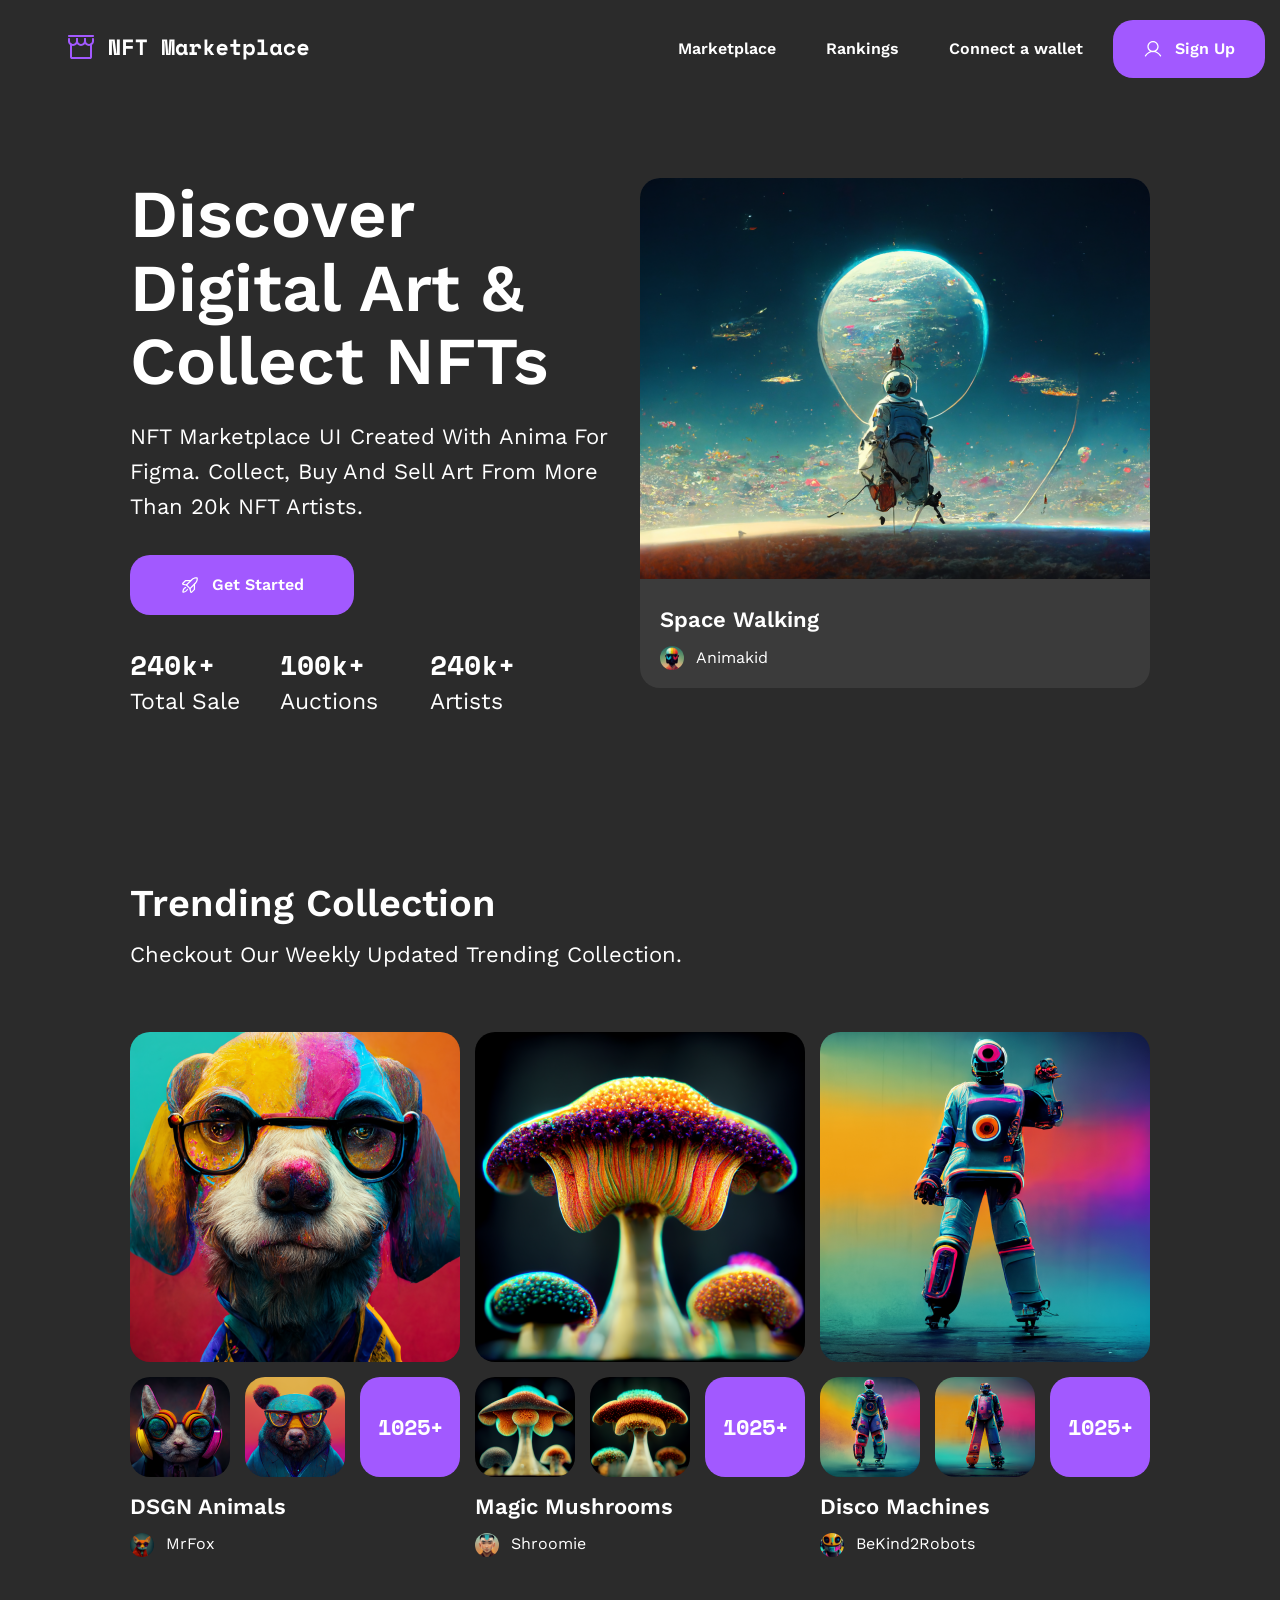
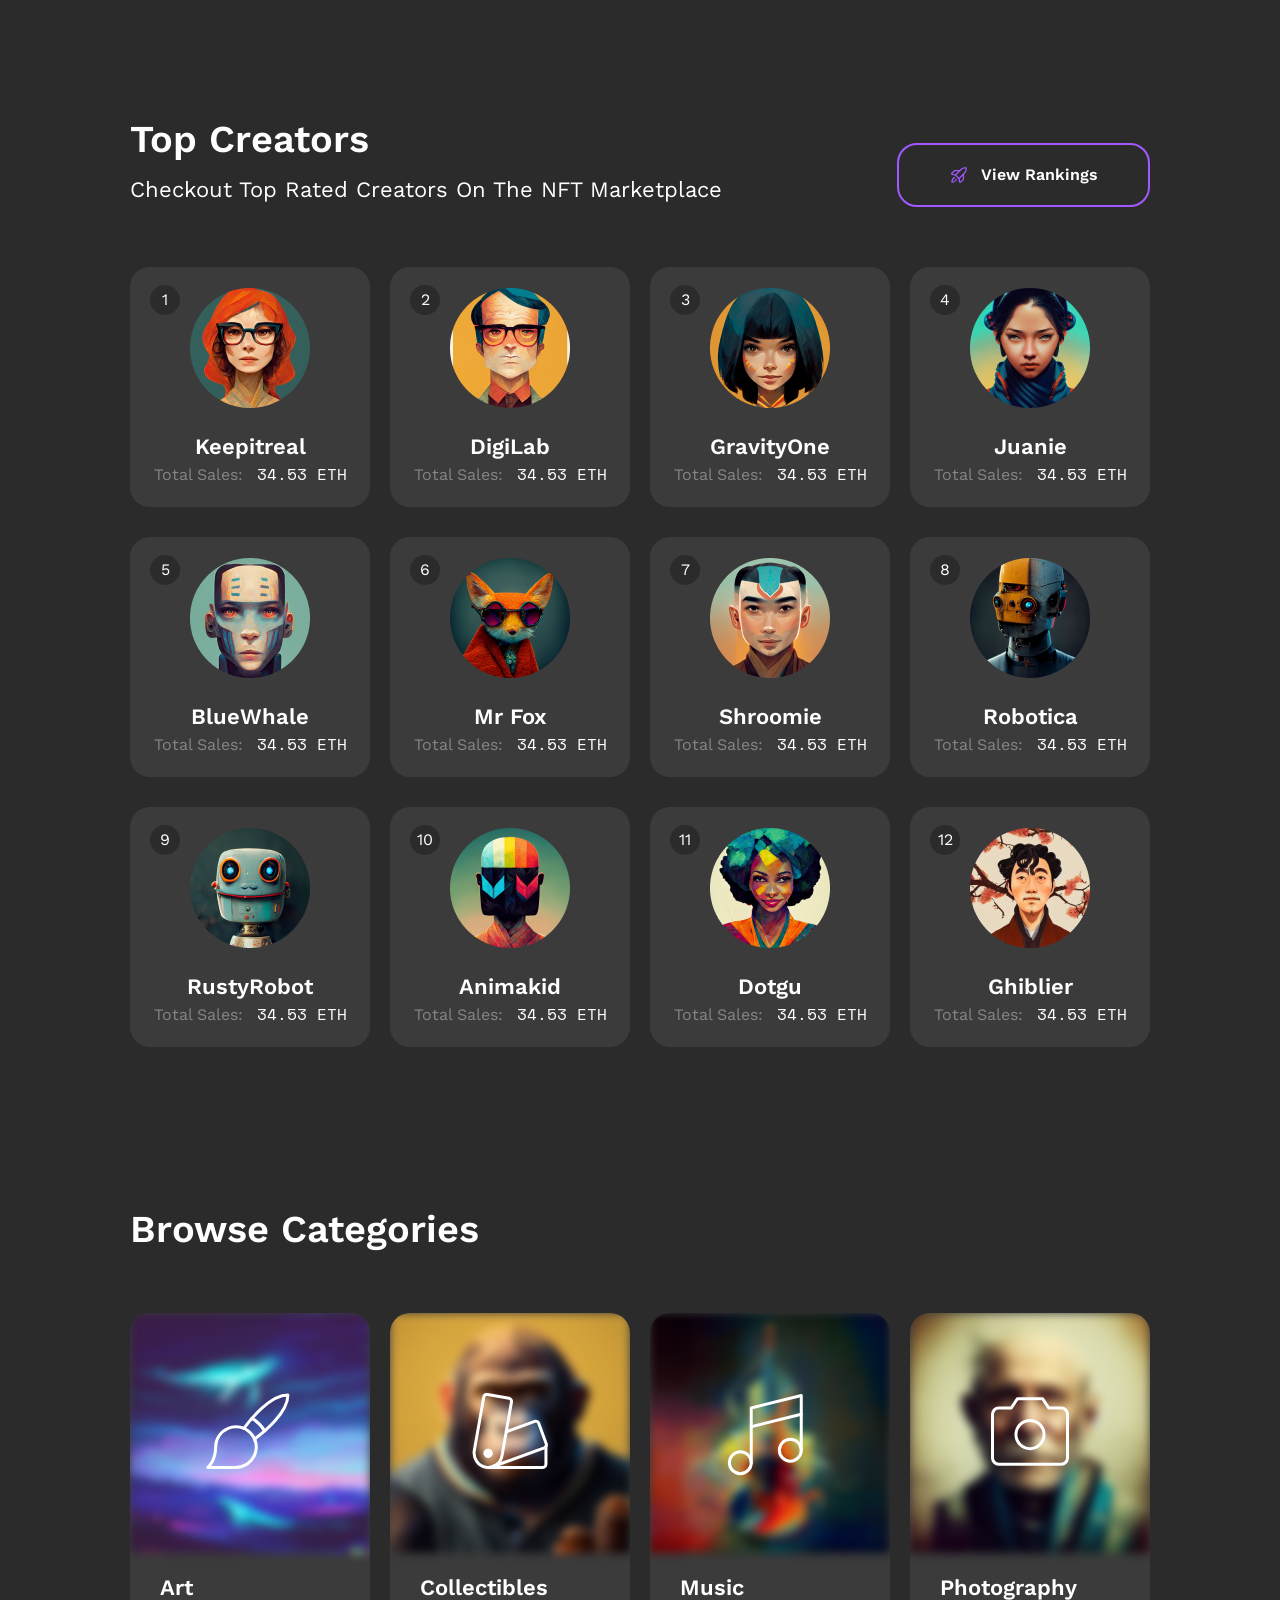
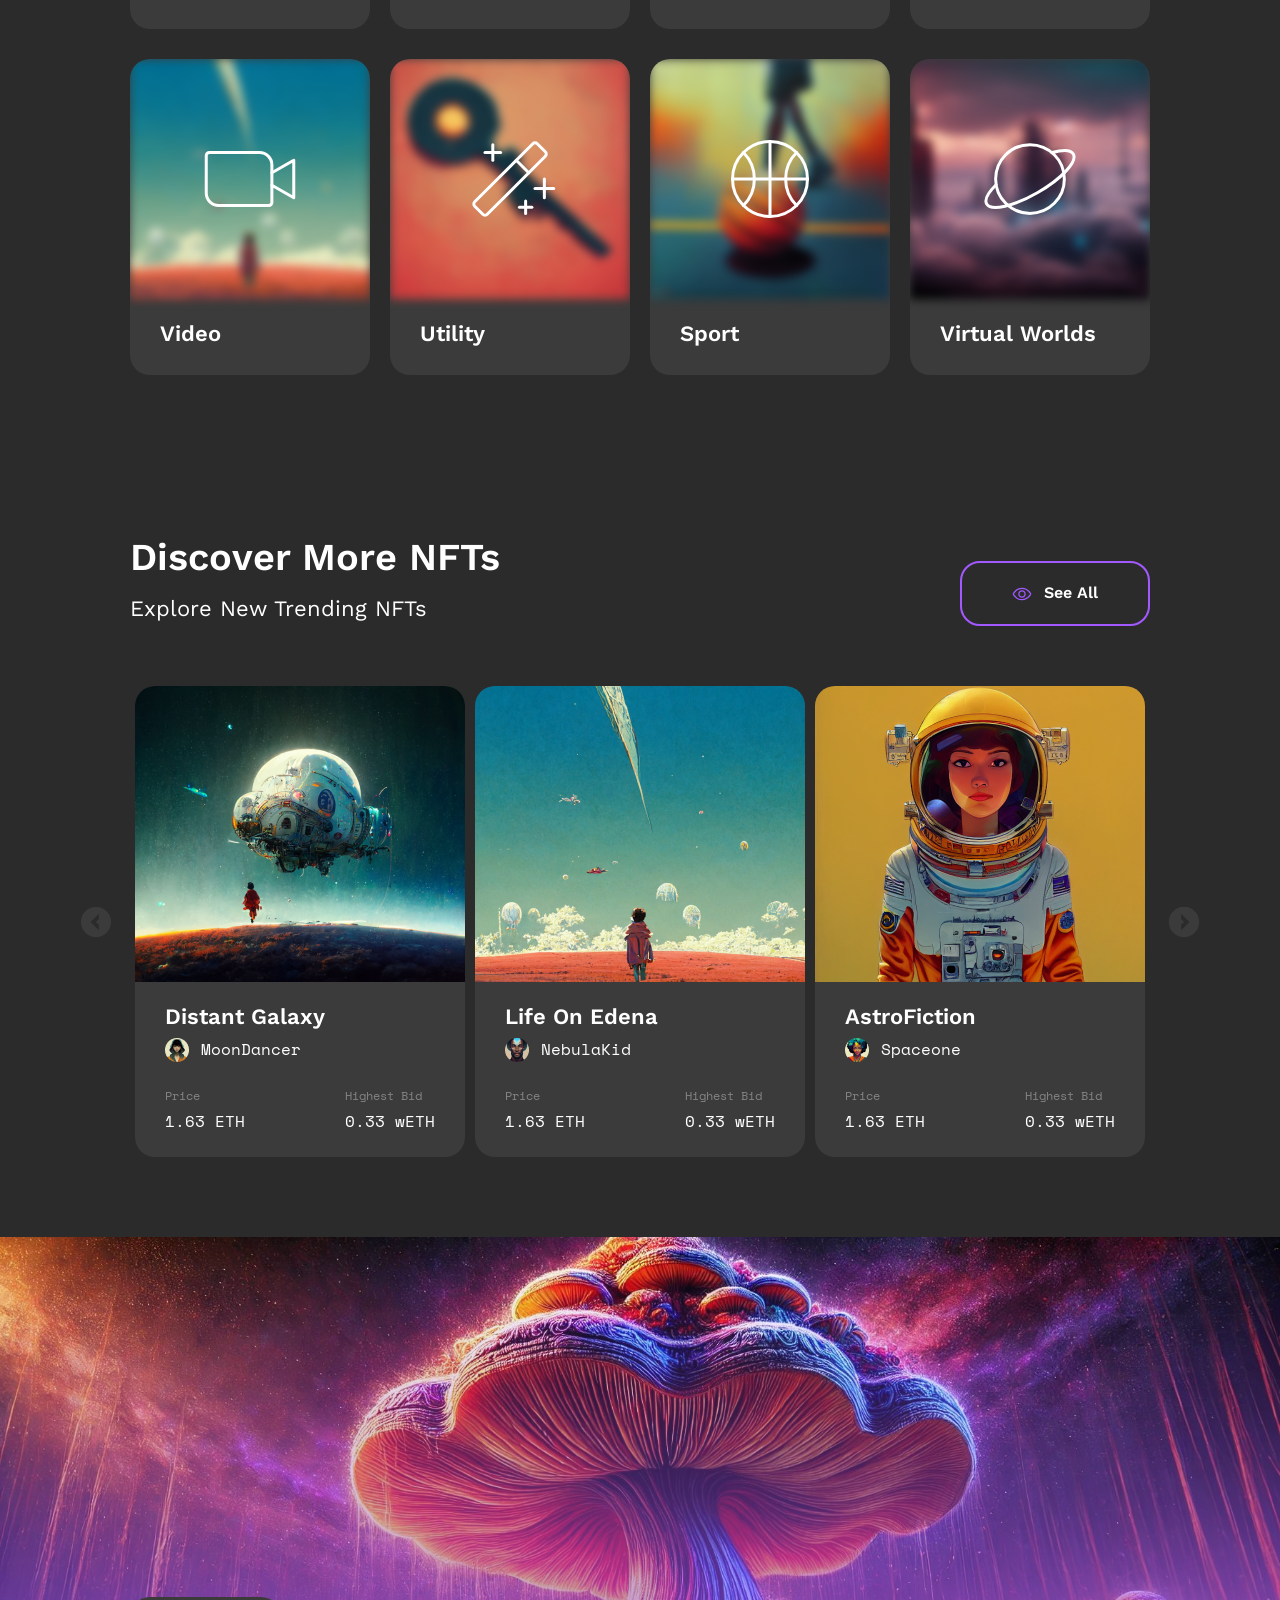
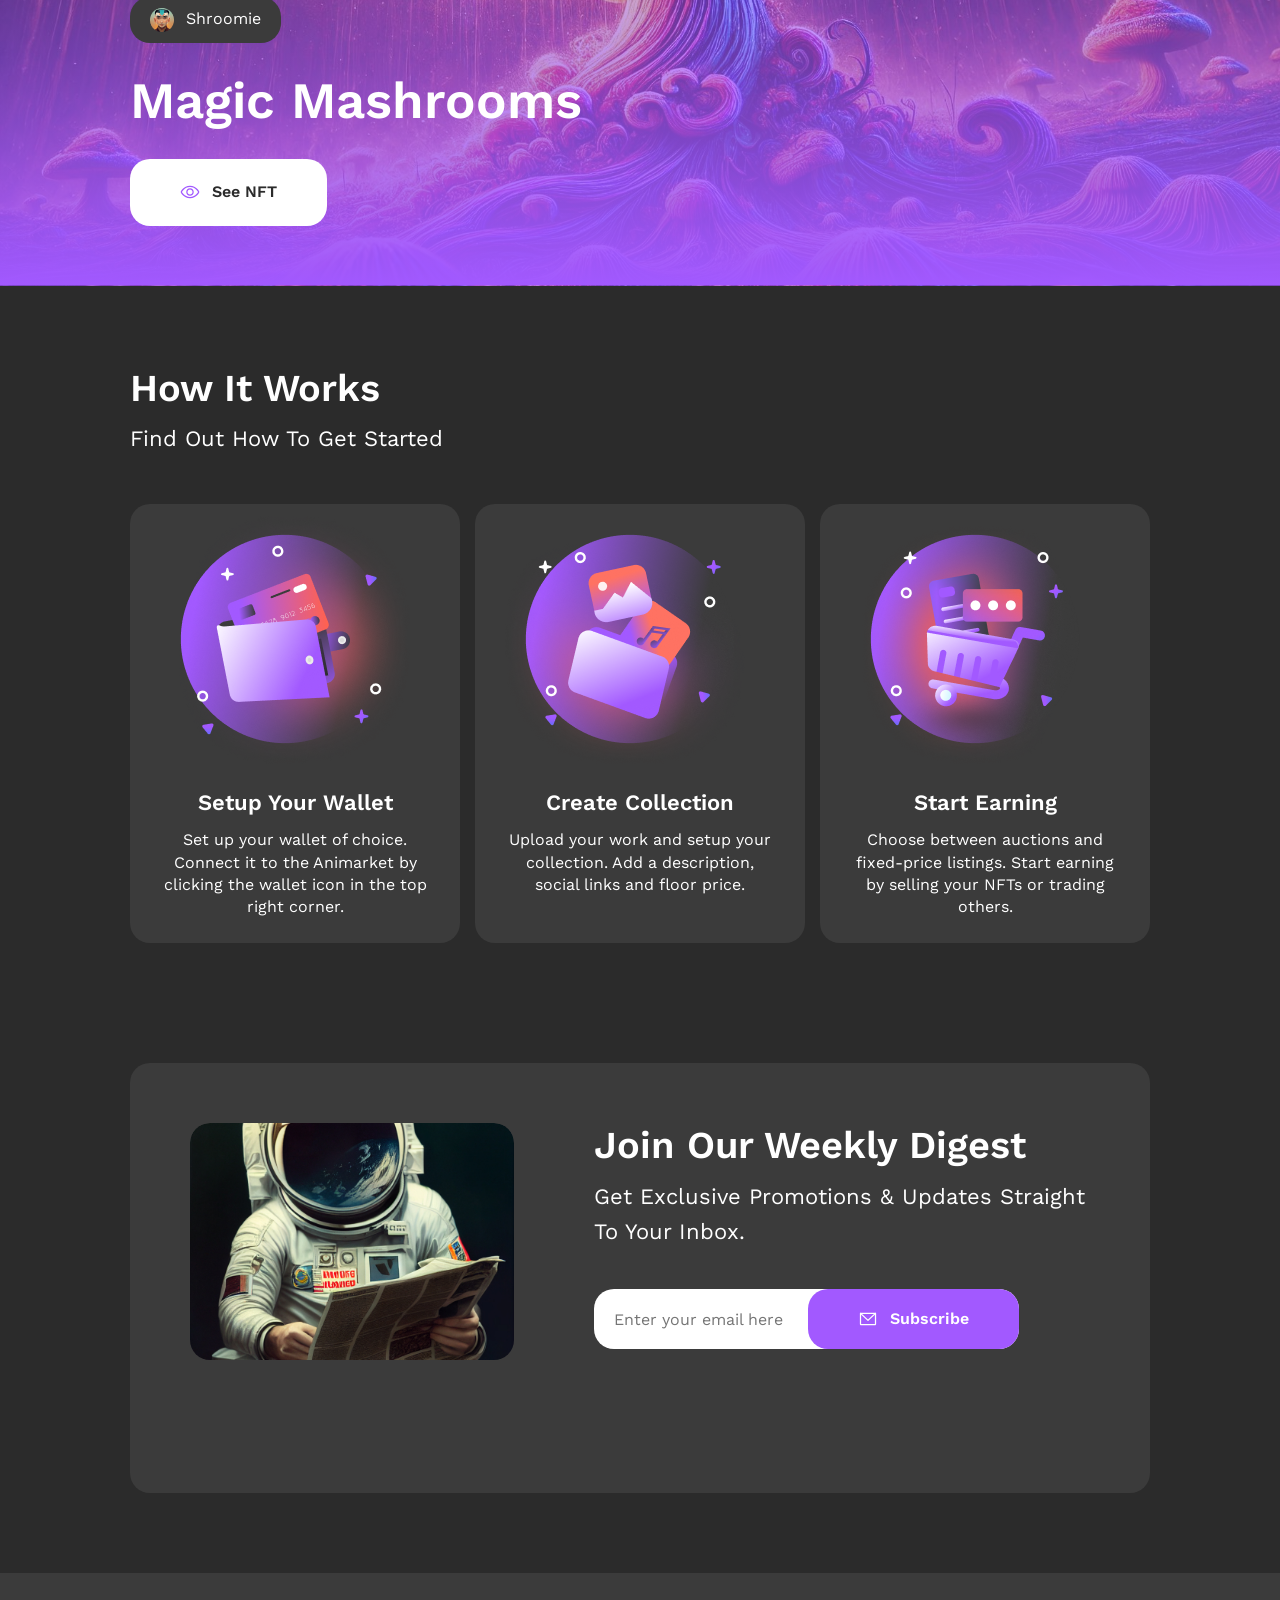
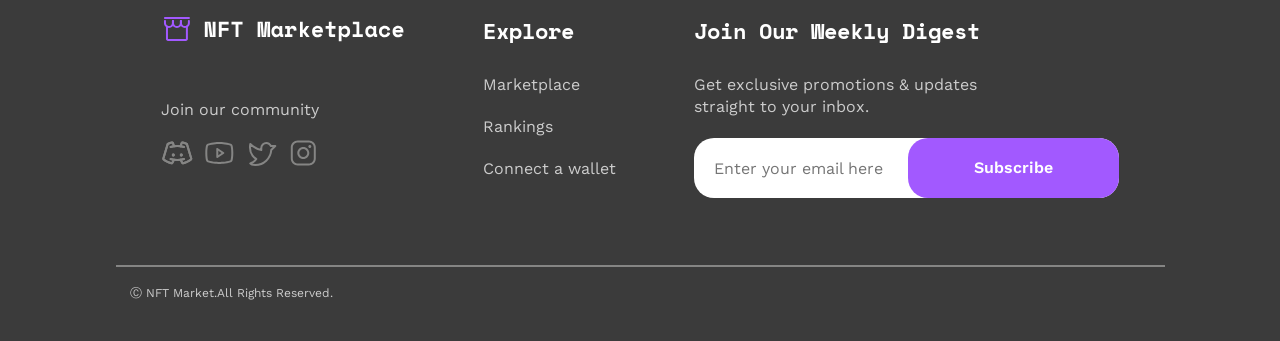
<file: index.html>
<!doctype html>
<html lang="en">
<head>
    <meta charset="UTF-8">
    <meta name="viewport"
          content="width=device-width, user-scalable=no, initial-scale=1.0, maximum-scale=1.0, minimum-scale=1.0">
    <meta http-equiv="X-UA-Compatible" content="ie=edge">
    <title>LaslesVPN</title>
    <link rel="icon" href="images/favicon.svg" type="image/svg">
    <link rel="stylesheet" href="css/owl.carousel.css">
    <link rel="stylesheet" href="css/owl.theme.default.css">

    <link rel="stylesheet" href="css/style.css">
</head>
<body>
<header>
    <div class="container">
        <div class="nav">
            <div class="nav_logo">
                <a href="#">
                    <img src="images/nav/logo.svg" alt="logo">
                </a>
            </div>
            <div class="nav_navmenu">
                <nav class="navigation">
                    <ul>
                        <li>
                            <a href="#">Marketplace</a>
                        </li>
                        <li>
                            <a href="#">Rankings</a>
                        </li>
                        <li>
                            <a href="#">Connect a wallet</a>
                        </li>
                    </ul>
                </nav>
                <a href="#" class="singup_btn">Sign Up</a>
            </div>
        </div>
    </div>
</header>
<main>
    <section class="banner">
        <div class="container">
            <div class="hero_frame">
                <div class="hero_frame_content">
                    <h1>Discover digital art & Collect NFTs</h1>
                    <span class="banner_txt">NFT marketplace UI created with Anima for Figma. Collect, buy and sell art from more than 20k NFT artists.</span>
                    <a href="#" class="get_started_btn">Get Started</a>
                    <div class="info">
                        <div class="info_block">
                            <span class="number">240k+</span>
                            <span class="description">Total Sale</span>
                        </div>
                        <div class="info_block">
                            <span class="number">100k+</span>
                            <span class="description">Auctions</span>
                        </div>
                        <div class="info_block">
                            <span class="number">240k+</span>
                            <span class="description">Artists</span>
                        </div>
                    </div>
                </div>
                <div class="hero_frame_artist_card">
                    <img src="images/banner/bannerimg.png" alt="banner" class="banner_img">
                    <div class="artist">
                        <a class="collection_name">Space Walking</a>
                        <a href="#" class="artist_username">Animakid</a>
                    </div>
                </div>
            </div>
        </div>
    </section>
    <section class="trending_collection">
        <div class="container">
            <div class="card_collections">
                <h3>Trending Collection</h3>
                <p>Checkout our weekly updated trending collection.</p>
                <div class="collection_card_row">
                    <div class="collection_card">
                        <div class="primary_photo">
                            <a href="#" class="photo">
                                <img src="images/trending_collection/collection_1/primary_photo.png" alt="primary_photo">
                            </a>
                        </div>
                        <div class="secondary_photo">
                            <a href="#" class="photo">
                                <img src="images/trending_collection/collection_1/secondary_photo1.png" alt="secondary_photo1">
                            </a>
                            <a href="#" class="photo">
                                <img src="images/trending_collection/collection_1/secondary_photo2.png" alt="secondary_photo2">
                            </a>
                            <a href="#" class="number_of_NFTs">1025+</a>
                        </div>
                        <div class="collection_info">
                            <span class="collection_name">DSGN Animals</span>
                            <a href="#" class="artist_username card1">MrFox</a>
                        </div>
                    </div>
                    <div class="collection_card">
                        <div class="primary_photo">
                            <a href="#">
                                <img src="images/trending_collection/collection_2/primary_photo.png" alt="primary_photo">
                            </a>
                        </div>
                        <div class="secondary_photo">
                            <a href="#" class="photo">
                                <img src="images/trending_collection/collection_2/secondary_photo1.png" alt="secondary_photo1">
                            </a>
                            <a href="#" class="photo">
                                <img src="images/trending_collection/collection_2/secondary_photo2.png" alt="secondary_photo2">
                            </a>
                            <a href="#" class="number_of_NFTs">1025+</a>
                        </div>
                        <div class="collection_info">
                            <span class="collection_name">Magic Mushrooms</span>
                            <a href="#" class="artist_username card2">Shroomie</a>
                        </div>
                    </div>
                    <div class="collection_card">
                        <div class="primary_photo">
                            <a href="#">
                                <img src="images/trending_collection/collection_3/primary_photo.png" alt="primary_photo">
                            </a>
                        </div>
                        <div class="secondary_photo">
                            <a href="#" class="photo">
                                <img src="images/trending_collection/collection_3/secondary_photo1.png" alt="secondary_photo1">
                            </a>
                            <a href="#" class="photo">
                                <img src="images/trending_collection/collection_3/secondary_photo2.png" alt="secondary_photo2">
                            </a>
                            <a href="#" class="number_of_NFTs">1025+</a>
                        </div>
                        <div class="collection_info">
                            <span class="collection_name">Disco Machines</span>
                            <a href="#" class="artist_username card3">BeKind2Robots</a>
                        </div>
                    </div>
                </div>
            </div>
        </div>
    </section>
    <section class="top_rated_artists">
        <div class="container">
            <div class="top_creators">
                <div class="headline_block">
                    <div class="headline">
                        <h3>Top creators</h3>
                        <p>Checkout Top Rated Creators on the NFT Marketplace</p>
                    </div>
                    <a class="view_rankings_btn">View Rankings</a>
                </div>
                <div class="artist_card_grid">
                    <a class="artist_card">
                        <div class="artist_card_content">
                            <div class="card_number">
                                <span>1</span>
                            </div>
                            <div class="card_image">
                                <img src="images/top_rated_artists/avatar1.png" alt="image">
                            </div>
                            <div class="artist_username">
                                <span>Keepitreal</span>
                            </div>
                            <div class="additional_info">
                                <span class="total_sales">Total Sales:</span>
                                <span class="total_sales_info">34.53 ETH</span>
                            </div>
                        </div>
                    </a>
                    <a class="artist_card">
                        <div class="artist_card_content">
                            <div class="card_number">
                                <span>2</span>
                            </div>
                            <div class="card_image">
                                <img src="images/top_rated_artists/avatar2.png" alt="image">
                            </div>
                            <div class="artist_username">
                                <span>DigiLab</span>
                            </div>
                            <div class="additional_info">
                                <span class="total_sales">Total Sales:</span>
                                <span class="total_sales_info">34.53 ETH</span>
                            </div>
                        </div>
                    </a>
                    <a class="artist_card">
                        <div class="artist_card_content">
                            <div class="card_number">
                                <span>3</span>
                            </div>
                            <div class="card_image">
                                <img src="images/top_rated_artists/avatar3.png" alt="image">
                            </div>
                            <div class="artist_username">
                                <span>GravityOne</span>
                            </div>
                            <div class="additional_info">
                                <span class="total_sales">Total Sales:</span>
                                <span class="total_sales_info">34.53 ETH</span>
                            </div>
                        </div>
                    </a>
                    <a class="artist_card">
                        <div class="artist_card_content">
                            <div class="card_number">
                                <span>4</span>
                            </div>
                            <div class="card_image">
                                <img src="images/top_rated_artists/avatar4.png" alt="image">
                            </div>
                            <div class="artist_username">
                                <span>Juanie</span>
                            </div>
                            <div class="additional_info">
                                <span class="total_sales">Total Sales:</span>
                                <span class="total_sales_info">34.53 ETH</span>
                            </div>
                        </div>
                    </a>
                    <a class="artist_card">
                        <div class="artist_card_content">
                            <div class="card_number">
                                <span>5</span>
                            </div>
                            <div class="card_image">
                                <img src="images/top_rated_artists/avatar5.png" alt="image">
                            </div>
                            <div class="artist_username">
                                <span>BlueWhale</span>
                            </div>
                            <div class="additional_info">
                                <span class="total_sales">Total Sales:</span>
                                <span class="total_sales_info">34.53 ETH</span>
                            </div>
                        </div>
                    </a>
                    <a class="artist_card">
                        <div class="artist_card_content">
                            <div class="card_number">
                                <span>6</span>
                            </div>
                            <div class="card_image">
                                <img src="images/top_rated_artists/avatar6.png" alt="image">
                            </div>
                            <div class="artist_username">
                                <span>Mr Fox</span>
                            </div>
                            <div class="additional_info">
                                <span class="total_sales">Total Sales:</span>
                                <span class="total_sales_info">34.53 ETH</span>
                            </div>
                        </div>
                    </a>
                    <a class="artist_card">
                        <div class="artist_card_content">
                            <div class="card_number">
                                <span>7</span>
                            </div>
                            <div class="card_image">
                                <img src="images/top_rated_artists/avatar7.png" alt="image">
                            </div>
                            <div class="artist_username">
                                <span>Shroomie</span>
                            </div>
                            <div class="additional_info">
                                <span class="total_sales">Total Sales:</span>
                                <span class="total_sales_info">34.53 ETH</span>
                            </div>
                        </div>
                    </a>
                    <a class="artist_card">
                        <div class="artist_card_content">
                            <div class="card_number">
                                <span>8</span>
                            </div>
                            <div class="card_image">
                                <img src="images/top_rated_artists/avatar8.png" alt="image">
                            </div>
                            <div class="artist_username">
                                <span>robotica</span>
                            </div>
                            <div class="additional_info">
                                <span class="total_sales">Total Sales:</span>
                                <span class="total_sales_info">34.53 ETH</span>
                            </div>
                        </div>
                    </a>
                    <a class="artist_card">
                        <div class="artist_card_content">
                            <div class="card_number">
                                <span>9</span>
                            </div>
                            <div class="card_image">
                                <img src="images/top_rated_artists/avatar9.png" alt="image">
                            </div>
                            <div class="artist_username">
                                <span>RustyRobot</span>
                            </div>
                            <div class="additional_info">
                                <span class="total_sales">Total Sales:</span>
                                <span class="total_sales_info">34.53 ETH</span>
                            </div>
                        </div>
                    </a>
                    <a class="artist_card">
                        <div class="artist_card_content">
                            <div class="card_number">
                                <span>10</span>
                            </div>
                            <div class="card_image">
                                <img src="images/top_rated_artists/avatar10.png" alt="image">
                            </div>
                            <div class="artist_username">
                                <span>Animakid</span>
                            </div>
                            <div class="additional_info">
                                <span class="total_sales">Total Sales:</span>
                                <span class="total_sales_info">34.53 ETH</span>
                            </div>
                        </div>
                    </a>
                    <a class="artist_card">
                        <div class="artist_card_content">
                            <div class="card_number">
                                <span>11</span>
                            </div>
                            <div class="card_image">
                                <img src="images/top_rated_artists/avatar11.png" alt="image">
                            </div>
                            <div class="artist_username">
                                <span>Dotgu</span>
                            </div>
                            <div class="additional_info">
                                <span class="total_sales">Total Sales:</span>
                                <span class="total_sales_info">34.53 ETH</span>
                            </div>
                        </div>
                    </a>
                    <a class="artist_card">
                        <div class="artist_card_content">
                            <div class="card_number">
                                <span>12</span>
                            </div>
                            <div class="card_image">
                                <img src="images/top_rated_artists/avatar12.png" alt="image">
                            </div>
                            <div class="artist_username">
                                <span>Ghiblier</span>
                            </div>
                            <div class="additional_info">
                                <span class="total_sales">Total Sales:</span>
                                <span class="total_sales_info">34.53 ETH</span>
                            </div>
                        </div>
                    </a>
                </div>
            </div>
        </div>
    </section>
    <section class="browse_categories">
        <div class="container">
            <div class="categories">
                <h3>Browse Categories</h3>
                <div class="categories_cards">
                    <a href="#" class="category">
                        <div class="photo_icon">
                            <img src="images/browse_categories/categories_photos/art.jpg" alt="photo" class="category_photo">
                            <img src="images/browse_categories/categories_icons/art.svg" alt="icon" class="category_icon">
                        </div>
                        <div class="category_name">
                            <span>Art</span>
                        </div>
                    </a>
                    <a href="#" class="category">
                        <div class="photo_icon">
                            <img src="images/browse_categories/categories_photos/collectibles.jpg" alt="photo" class="category_photo">
                            <img src="images/browse_categories/categories_icons/collectibles.svg" alt="icon" class="category_icon">
                        </div>
                        <div class="category_name">
                            <span>Collectibles</span>
                        </div>
                    </a>
                    <a href="#" class="category">
                        <div class="photo_icon">
                            <img src="images/browse_categories/categories_photos/music.jpg" alt="photo" class="category_photo">
                            <img src="images/browse_categories/categories_icons/music.svg" alt="icon" class="category_icon">
                        </div>
                        <div class="category_name">
                            <span>Music</span>
                        </div>
                    </a>
                    <a href="#" class="category">
                        <div class="photo_icon">
                            <img src="images/browse_categories/categories_photos/photography.jpg" alt="photo" class="category_photo">
                            <img src="images/browse_categories/categories_icons/photography.svg" alt="icon" class="category_icon">
                        </div>
                        <div class="category_name">
                            <span>Photography</span>
                        </div>
                    </a>
                    <a href="#" class="category">
                        <div class="photo_icon">
                            <img src="images/browse_categories/categories_photos/video.jpg" alt="photo" class="category_photo">
                            <img src="images/browse_categories/categories_icons/video.svg" alt="icon" class="category_icon">
                        </div>
                        <div class="category_name">
                            <span>Video</span>
                        </div>
                    </a>
                    <a href="#" class="category">
                        <div class="photo_icon">
                            <img src="images/browse_categories/categories_photos/utility.jpg" alt="photo" class="category_photo">
                            <img src="images/browse_categories/categories_icons/utility.svg" alt="icon" class="category_icon">
                        </div>
                        <div class="category_name">
                            <span>Utility</span>
                        </div>
                    </a>
                    <a href="#" class="category">
                        <div class="photo_icon">
                            <img src="images/browse_categories/categories_photos/sport.jpg" alt="photo" class="category_photo">
                            <img src="images/browse_categories/categories_icons/sport.svg" alt="icon" class="category_icon">
                        </div>
                        <div class="category_name">
                            <span>Sport</span>
                        </div>
                    </a>
                    <a href="#" class="category">
                        <div class="photo_icon">
                            <img src="images/browse_categories/categories_photos/virtual_worlds.jpg" alt="photo" class="category_photo">
                            <img src="images/browse_categories/categories_icons/virtual_worlds.svg" alt="icon" class="category_icon">
                        </div>
                        <div class="category_name">
                            <span>Virtual Worlds</span>
                        </div>
                    </a>
                </div>
            </div>
        </div>
    </section>
    <section class="discover_more_NFTs">
        <div class="container">
            <div class="discover_NFTs">
                <div class="headline_block">
                    <div class="headline">
                        <h3>Discover More NFTs</h3>
                        <span>Explore new trending NFTs</span>
                    </div>
                    <a href="#" class="see_all">See All</a>
                </div>
                <div class="nft_cards_row owl-carousel">
                    <a href="#" class="nft_card">
                        <img src="images/discover_nfts/nft_cards_photo/distant_galaxy.jpg" alt="nft_card_photo">
                        <div class="nft_card_info">
                            <span class="nft_card_name">Distant Galaxy</span>
                            <span class="artist_username moondancer">MoonDancer</span>
                            <div class="nft_card_additional_info">
                                <div class="price">
                                    <span class="info_title">Price</span>
                                    <span class="info">1.63 ETH</span>
                                </div>
                                <div class="highest_bid">
                                    <span class="info_title">Highest Bid</span>
                                    <span class="info">0.33 wETH</span>
                                </div>
                            </div>
                        </div>
                    </a>
                    <a href="#" class="nft_card">
                        <img src="images/discover_nfts/nft_cards_photo/life_on_edena.jpg" alt="nft_card_photo">
                        <div class="nft_card_info">
                            <span class="nft_card_name">Life On Edena</span>
                            <span class="artist_username nebulakid">NebulaKid</span>
                            <div class="nft_card_additional_info">
                                <div class="price">
                                    <span class="info_title">Price</span>
                                    <span class="info">1.63 ETH</span>
                                </div>
                                <div class="highest_bid">
                                    <span class="info_title">Highest Bid</span>
                                    <span class="info">0.33 wETH</span>
                                </div>
                            </div>
                        </div>
                    </a>
                    <a href="#" class="nft_card">
                        <img src="images/discover_nfts/nft_cards_photo/astro_fiction.jpg" alt="nft_card_photo">
                        <div class="nft_card_info">
                            <span class="nft_card_name">AstroFiction</span>
                            <span class="artist_username spaceone">Spaceone</span>
                            <div class="nft_card_additional_info">
                                <div class="price">
                                    <span class="info_title">Price</span>
                                    <span class="info">1.63 ETH</span>
                                </div>
                                <div class="highest_bid">
                                    <span class="info_title">Highest Bid</span>
                                    <span class="info">0.33 wETH</span>
                                </div>
                            </div>
                        </div>
                    </a>
                    <a href="#" class="nft_card">
                        <img src="images/discover_nfts/nft_cards_photo/desert_walk.jpg" alt="nft_card_photo">
                        <div class="nft_card_info">
                            <span class="nft_card_name">Desert Walk</span>
                            <span class="artist_username catch22">Catch 22</span>
                            <div class="nft_card_additional_info">
                                <div class="price">
                                    <span class="info_title">Price</span>
                                    <span class="info">1.63 ETH</span>
                                </div>
                                <div class="highest_bid">
                                    <span class="info_title">Highest Bid</span>
                                    <span class="info">0.33 wETH</span>
                                </div>
                            </div>
                        </div>
                    </a>
                    <a href="#" class="nft_card">
                        <img src="images/discover_nfts/nft_cards_photo/colorful_dog0344.jpg" alt="nft_card_photo">
                        <div class="nft_card_info">
                            <span class="nft_card_name">Colorful Dog 0344</span>
                            <span class="artist_username puppypower">PuppyPower</span>
                            <div class="nft_card_additional_info">
                                <div class="price">
                                    <span class="info_title">Price</span>
                                    <span class="info">1.63 ETH</span>
                                </div>
                                <div class="highest_bid">
                                    <span class="info_title">Highest Bid</span>
                                    <span class="info">0.33 wETH</span>
                                </div>
                            </div>
                        </div>
                    </a>
                    <a href="#" class="nft_card">
                        <img src="images/discover_nfts/nft_cards_photo/happy_robot032.jpg" alt="nft_card_photo">
                        <div class="nft_card_info">
                            <span class="nft_card_name">Happy Robot 032</span>
                            <span class="artist_username bekind2robots">BeKind2Robots</span>
                            <div class="nft_card_additional_info">
                                <div class="price">
                                    <span class="info_title">Price</span>
                                    <span class="info">1.63 ETH</span>
                                </div>
                                <div class="highest_bid">
                                    <span class="info_title">Highest Bid</span>
                                    <span class="info">0.33 wETH</span>
                                </div>
                            </div>
                        </div>
                    </a>
                </div>
            </div>
        </div>
    </section>
    <section class="nft_highlight">
        <div class="container">
            <div class="magic_mashrooms">
                <div class="nft_info">
                    <a href="#" class="artist_username">Shroomie</a>
                    <span class="nft_card_name">Magic Mashrooms</span>
                    <a href="#" class="see_nft">See NFT</a>
                </div>
                <div class="auction_timer">
                    <p>Auction ends in:</p>
                    <div class="countdown_timer">
                        <div class="timer">
                            <div class="time_unit">
                                <span id="hours">00</span>
                                <p>Hours</p>
                            </div>
                            <div class="time_unit">
                                <span id="minutes">00</span>
                                <p>Minutes</p>
                            </div>
                            <div class="time_unit">
                                <span id="seconds">00</span>
                                <p>Seconds</p>
                            </div>
                        </div>
                    </div>
                </div>
            </div>
        </div>
    </section>
    <section class="how_it_works">
        <div class="container">
            <div class="how_get_started">
                <h3>How it works</h3>
                <p>Find out how to get started</p>
                <div class="card_row">
                    <div class="info_card">
                        <img src="images/how_it_works/setup_your_wallet.png" alt="image" class="info_card_img">
                        <a href="#" class="card_headline">Setup Your wallet</a>
                        <span class="card_info">
                        Set up your wallet of choice. Connect it to the Animarket by clicking the wallet icon in the top right corner.
                    </span>
                    </div>
                    <div class="info_card">
                        <img src="images/how_it_works/create_collection.png" alt="image" class="info_card_img">
                        <a href="#" class="card_headline">Create Collection</a>
                        <span class="card_info">
                        Upload your work and setup your collection. Add a description, social links and floor price.
                    </span>
                    </div>
                    <div class="info_card">
                        <img src="images/how_it_works/start_earning.png" alt="image" class="info_card_img">
                        <a href="#" class="card_headline">Start Earning</a>
                        <span class="card_info">
                        Choose between auctions and fixed-price listings. Start earning by selling your NFTs or trading others.
                    </span>
                    </div>
                </div>
            </div>
        </div>
    </section>
    <section class="subscribe_widget">
        <div class="container">
            <div class="subscribe">
                <div class="subscribe_image">
                    <img src="images/subscribe_widget/subscribe_img.jpg" alt="image">
                </div>
                <div class="subscribe_info">
                    <h3>Join our weekly digest</h3>
                    <p>Get exclusive promotions & updates straight to your inbox.</p>
                    <form class="subscribe_form">
                        <label for="subscribe_email"></label>
                        <input name="email" type="email" placeholder="Enter your email here" id="subscribe_email">
                        <button class="subscribe_btn" type="submit">Subscribe</button>
                    </form>
                </div>
            </div>
        </div>
    </section>
</main>
<footer>
    <section class="footer">
        <div class="container">
            <div class="footer_info">
                <div class="community">
                    <a href="#" class="logo">
                        <img src="images/nav/logo.svg" alt="logo">
                    </a>
                    <p>Join our community</p>
                    <div class="social_media">
                        <ul>
                            <li>
                                <a href="#" class="discord"></a>
                            </li>
                            <li>
                                <a href="#" class="youtube"></a>
                            </li>
                            <li>
                                <a href="#" class="twitter"></a>
                            </li>
                            <li>
                                <a href="#" class="instagram"></a>
                            </li>
                        </ul>
                    </div>
                </div>
                <div class="explore">
                    <a href="#" class="title">Explore</a>
                    <ul class="explore_nav">
                        <li>
                            <a href="#">Marketplace</a>
                        </li>
                        <li>
                            <a href="#">Rankings</a>
                        </li>
                        <li>
                            <a href="#">Connect a wallet</a>
                        </li>
                    </ul>
                </div>
                <div class="joining">
                    <span class="title">Join our weekly digest</span>
                    <p>Get exclusive promotions & updates <br> straight to your inbox.</p>
                    <form class="subscribe_form">
                        <label for="subscribe_email_footer"></label>
                        <input name="email" type="email" placeholder="Enter your email here" id="subscribe_email_footer">
                        <button class="subscribe_btn" type="submit">Subscribe</button>
                    </form>
                </div>
            </div>
            <div class="line"></div>
            <div class="copyright_notice">
                <p>Ⓒ NFT Market.All Rights Reserved.</p>
            </div>
        </div>
    </section>
</footer>
<script src="https://code.jquery.com/jquery-3.7.1.js" integrity="sha256-eKhayi8LEQwp4NKxN+CfCh+3qOVUtJn3QNZ0TciWLP4=" crossorigin="anonymous"></script>
<script src="scripts/owl.carousel.js"></script>
<script src="scripts/timer.js"></script>
<script src="scripts/scripts.js"></script>
</body>
</html>
</file>
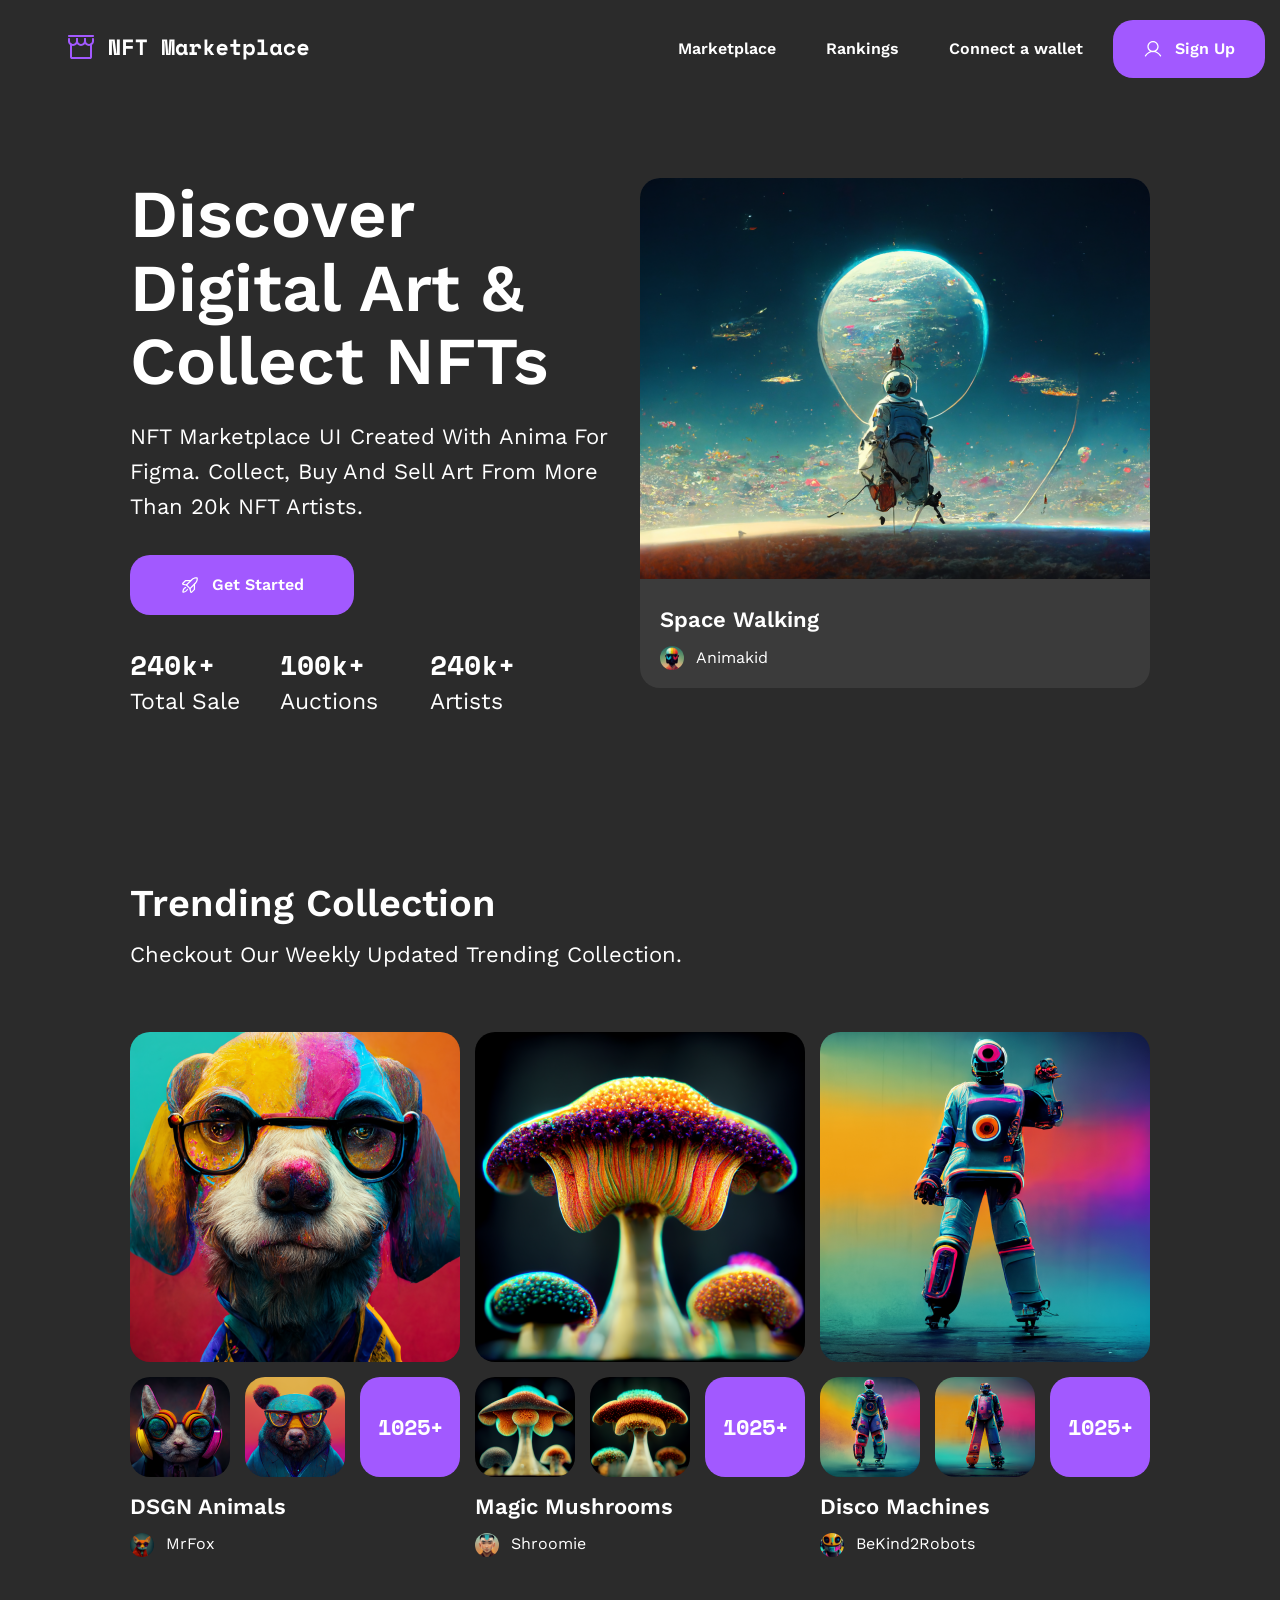
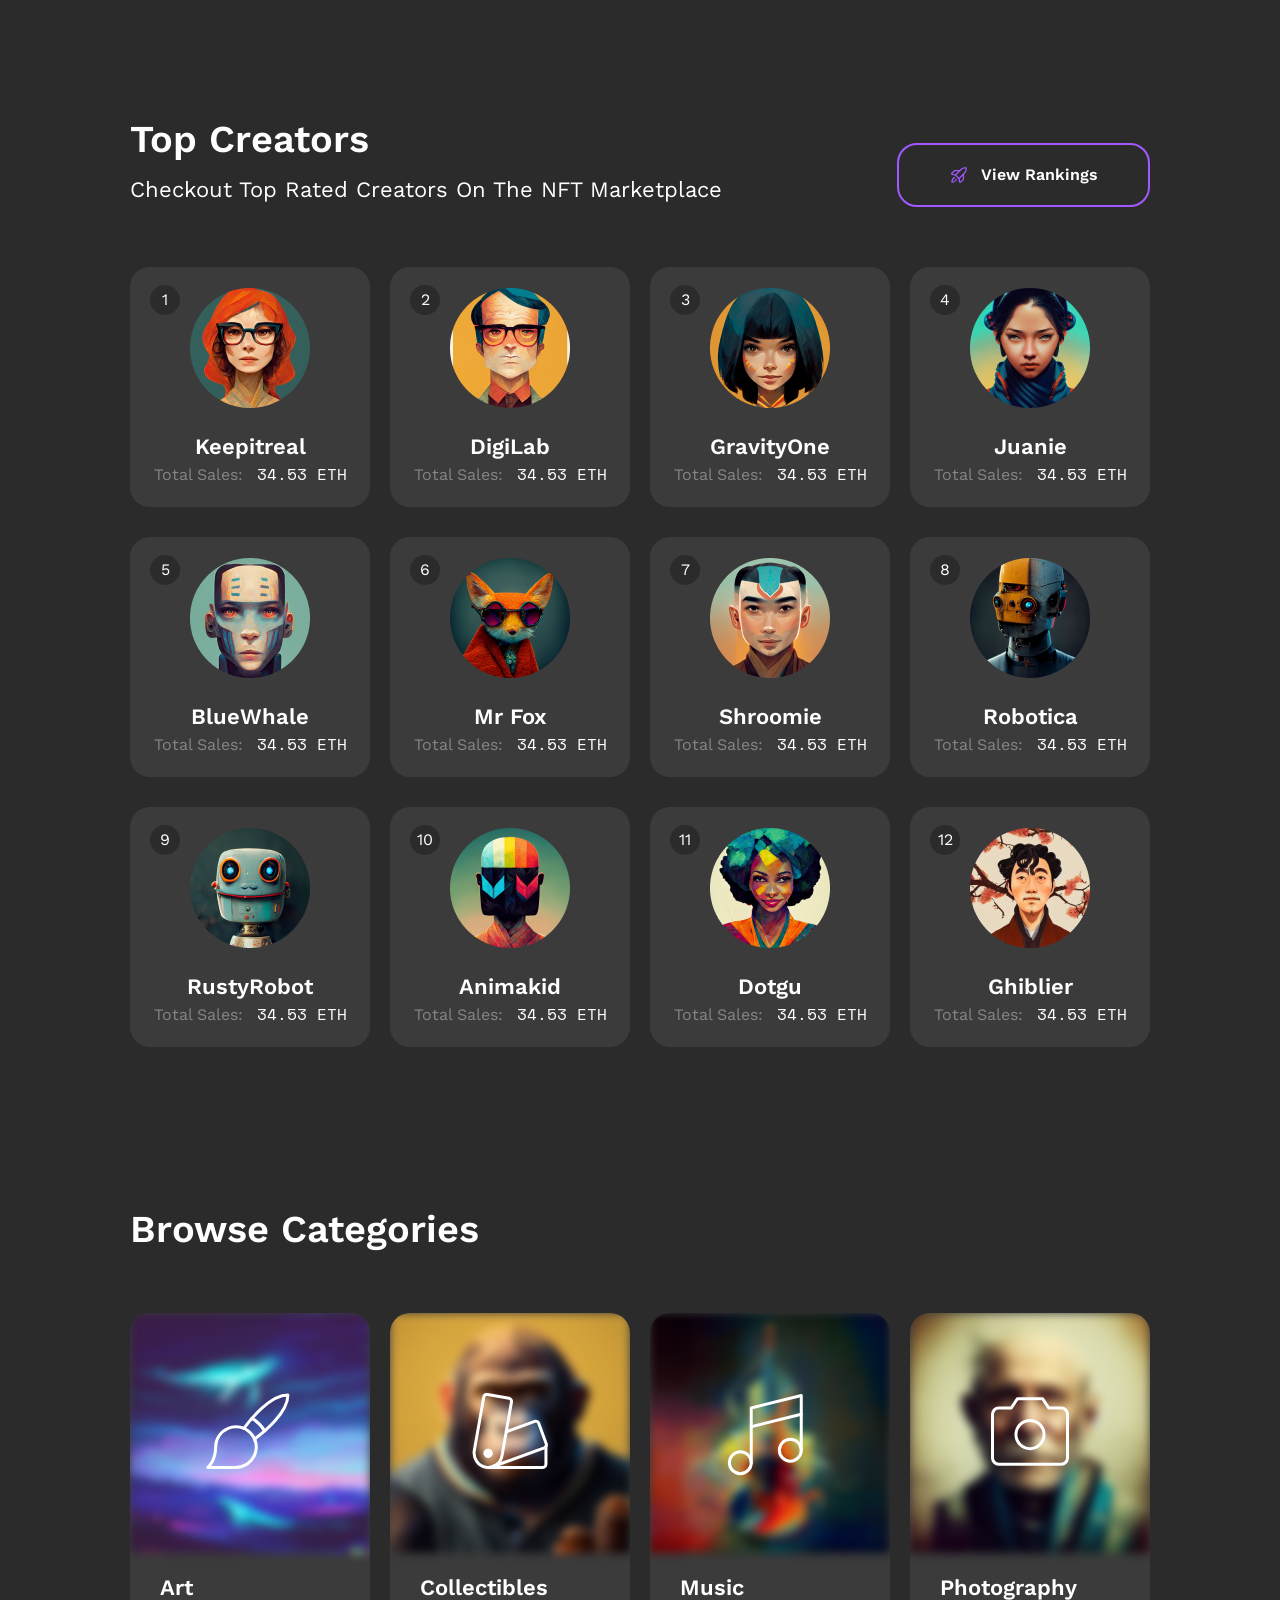
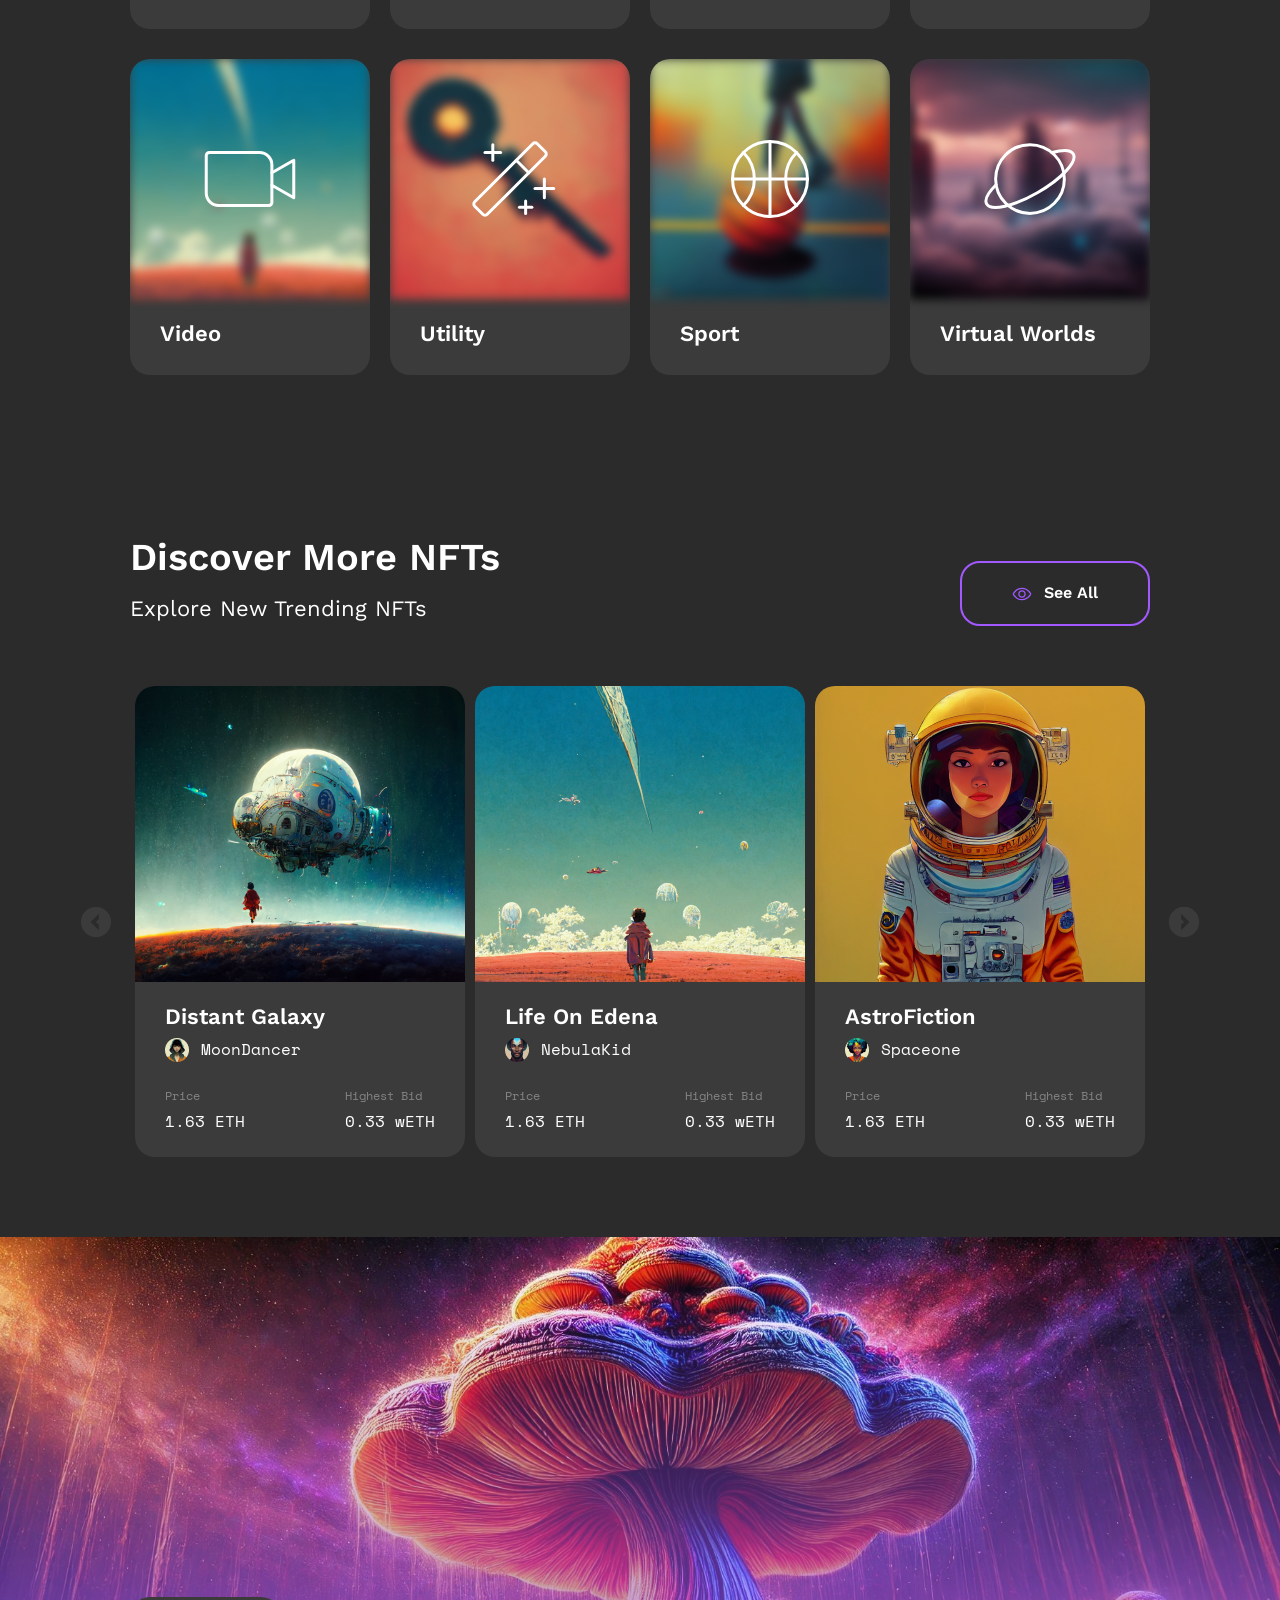
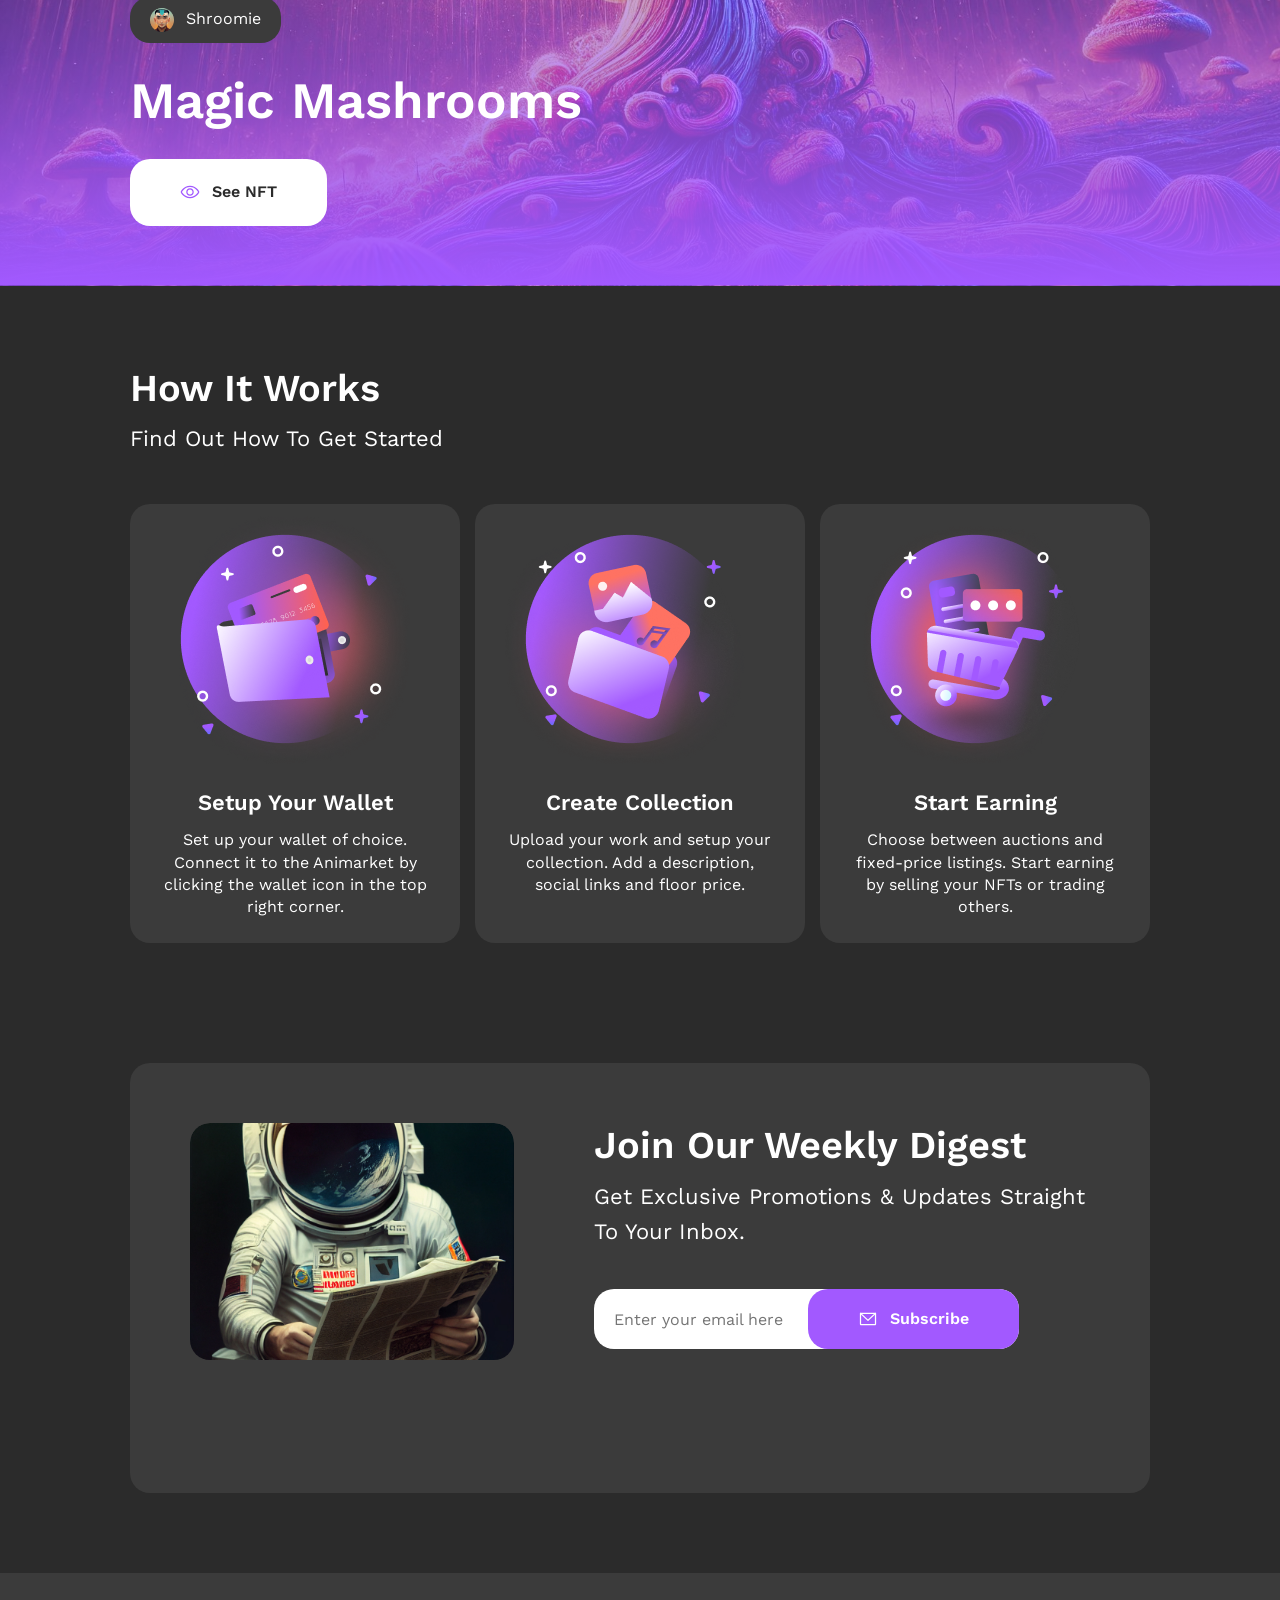
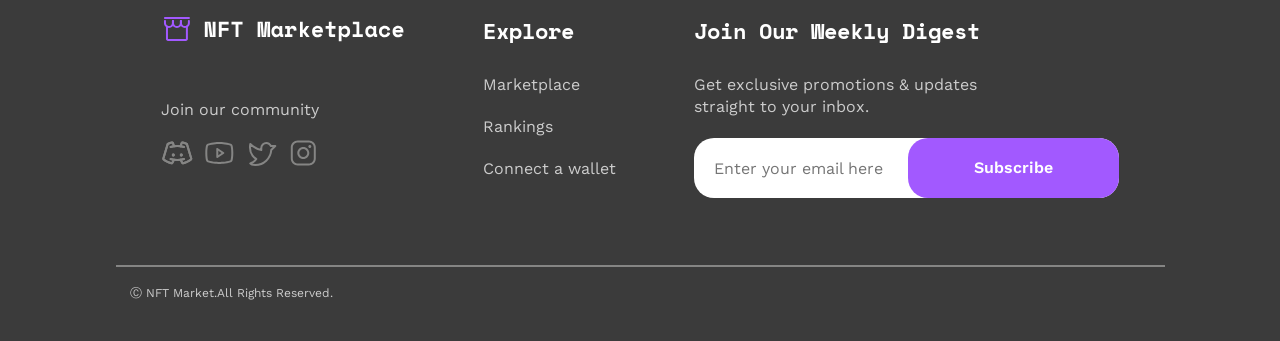
<file: temp.html>
<!doctype html>
<html lang="en">
<head>
    <meta charset="UTF-8">
    <meta name="viewport"
          content="width=device-width, user-scalable=no, initial-scale=1.0, maximum-scale=1.0, minimum-scale=1.0">
    <meta http-equiv="X-UA-Compatible" content="ie=edge">
    <title>LaslesVPN</title>
    <link rel="stylesheet" href="css/owl.carousel.css">
    <link rel="stylesheet" href="css/owl.theme.default.css">

    <link rel="stylesheet" href="css/style.css">
</head>
<body>
<header>
    <div class="container">
        <div class="nav">
            <div class="nav_logo">
                <a href="#">
                    <img src="images/nav/logo.svg" alt="logo">
                </a>
            </div>
            <div class="nav_navmenu">
                <nav class="navigation">
                    <ul>
                        <li>
                            <a href="#">Marketplace</a>
                        </li>
                        <li>
                            <a href="#">Rankings</a>
                        </li>
                        <li>
                            <a href="#">Connect a wallet</a>
                        </li>
                    </ul>
                </nav>
                <a href="#" class="singup_btn">Sign Up</a>
            </div>
        </div>
    </div>
</header>
<main>
    <section class="banner">
        <div class="container">
            <div class="hero_frame">
                <div class="hero_frame_content">
                    <h1>Discover digital art & Collect NFTs</h1>
                    <span class="banner_txt">NFT marketplace UI created with Anima for Figma. Collect, buy and sell art from more than 20k NFT artists.</span>
                    <a href="#" class="get_started_btn">Get Started</a>
                    <div class="info">
                        <div class="info_block">
                            <span class="number">240k+</span>
                            <span class="description">Total Sale</span>
                        </div>
                        <div class="info_block">
                            <span class="number">100k+</span>
                            <span class="description">Auctions</span>
                        </div>
                        <div class="info_block">
                            <span class="number">240k+</span>
                            <span class="description">Artists</span>
                        </div>
                    </div>
                </div>
                <div class="hero_frame_artist_card">
                    <img src="images/banner/bannerimg.png" alt="banner" class="banner_img">
                    <div class="artist">
                        <a class="collection_name">Space Walking</a>
                        <a href="#" class="artist_username">Animakid</a>
                    </div>
                </div>
            </div>
        </div>
    </section>
    <section class="trending_collection">
        <div class="container">
            <div class="card_collections">
                <h3>Trending Collection</h3>
                <p>Checkout our weekly updated trending collection.</p>
                <div class="collection_card_row">
                    <div class="collection_card">
                        <div class="primary_photo">
                            <a href="#" class="photo">
                                <img src="images/trending_collection/collection_1/primary_photo.png" alt="primary_photo">
                            </a>
                        </div>
                        <div class="secondary_photo">
                            <a href="#" class="photo">
                                <img src="images/trending_collection/collection_1/secondary_photo1.png" alt="secondary_photo1">
                            </a>
                            <a href="#" class="photo">
                                <img src="images/trending_collection/collection_1/secondary_photo2.png" alt="secondary_photo2">
                            </a>
                            <a href="#" class="number_of_NFTs">1025+</a>
                        </div>
                        <div class="collection_info">
                            <span class="collection_name">DSGN Animals</span>
                            <a href="#" class="artist_username card1">MrFox</a>
                        </div>
                    </div>
                    <div class="collection_card">
                        <div class="primary_photo">
                            <a href="#">
                                <img src="images/trending_collection/collection_2/primary_photo.png" alt="primary_photo">
                            </a>
                        </div>
                        <div class="secondary_photo">
                            <a href="#" class="photo">
                                <img src="images/trending_collection/collection_2/secondary_photo1.png" alt="secondary_photo1">
                            </a>
                            <a href="#" class="photo">
                                <img src="images/trending_collection/collection_2/secondary_photo2.png" alt="secondary_photo2">
                            </a>
                            <a href="#" class="number_of_NFTs">1025+</a>
                        </div>
                        <div class="collection_info">
                            <span class="collection_name">Magic Mushrooms</span>
                            <a href="#" class="artist_username card2">Shroomie</a>
                        </div>
                    </div>
                    <div class="collection_card">
                        <div class="primary_photo">
                            <a href="#">
                                <img src="images/trending_collection/collection_3/primary_photo.png" alt="primary_photo">
                            </a>
                        </div>
                        <div class="secondary_photo">
                            <a href="#" class="photo">
                                <img src="images/trending_collection/collection_3/secondary_photo1.png" alt="secondary_photo1">
                            </a>
                            <a href="#" class="photo">
                                <img src="images/trending_collection/collection_3/secondary_photo2.png" alt="secondary_photo2">
                            </a>
                            <a href="#" class="number_of_NFTs">1025+</a>
                        </div>
                        <div class="collection_info">
                            <span class="collection_name">Disco Machines</span>
                            <a href="#" class="artist_username card3">BeKind2Robots</a>
                        </div>
                    </div>
                </div>
            </div>
        </div>
    </section>
    <section class="top_rated_artists">
        <div class="container">
            <div class="top_creators">
                <div class="headline_block">
                    <div class="headline">
                        <h3>Top creators</h3>
                        <p>Checkout Top Rated Creators on the NFT Marketplace</p>
                    </div>
                    <a class="view_rankings_btn">View Rankings</a>
                </div>
                <div class="artist_card_grid">
                    <a class="artist_card">
                        <div class="artist_card_content">
                            <div class="card_number">
                                <span>1</span>
                            </div>
                            <div class="card_image">
                                <img src="images/top_rated_artists/avatar1.png" alt="image">
                            </div>
                            <div class="artist_username">
                                <span>Keepitreal</span>
                            </div>
                            <div class="additional_info">
                                <span class="total_sales">Total Sales:</span>
                                <span class="total_sales_info">34.53 ETH</span>
                            </div>
                        </div>
                    </a>
                    <a class="artist_card">
                        <div class="artist_card_content">
                            <div class="card_number">
                                <span>2</span>
                            </div>
                            <div class="card_image">
                                <img src="images/top_rated_artists/avatar2.png" alt="image">
                            </div>
                            <div class="artist_username">
                                <span>DigiLab</span>
                            </div>
                            <div class="additional_info">
                                <span class="total_sales">Total Sales:</span>
                                <span class="total_sales_info">34.53 ETH</span>
                            </div>
                        </div>
                    </a>
                    <a class="artist_card">
                        <div class="artist_card_content">
                            <div class="card_number">
                                <span>3</span>
                            </div>
                            <div class="card_image">
                                <img src="images/top_rated_artists/avatar3.png" alt="image">
                            </div>
                            <div class="artist_username">
                                <span>GravityOne</span>
                            </div>
                            <div class="additional_info">
                                <span class="total_sales">Total Sales:</span>
                                <span class="total_sales_info">34.53 ETH</span>
                            </div>
                        </div>
                    </a>
                    <a class="artist_card">
                        <div class="artist_card_content">
                            <div class="card_number">
                                <span>4</span>
                            </div>
                            <div class="card_image">
                                <img src="images/top_rated_artists/avatar4.png" alt="image">
                            </div>
                            <div class="artist_username">
                                <span>Juanie</span>
                            </div>
                            <div class="additional_info">
                                <span class="total_sales">Total Sales:</span>
                                <span class="total_sales_info">34.53 ETH</span>
                            </div>
                        </div>
                    </a>
                    <a class="artist_card">
                        <div class="artist_card_content">
                            <div class="card_number">
                                <span>5</span>
                            </div>
                            <div class="card_image">
                                <img src="images/top_rated_artists/avatar5.png" alt="image">
                            </div>
                            <div class="artist_username">
                                <span>BlueWhale</span>
                            </div>
                            <div class="additional_info">
                                <span class="total_sales">Total Sales:</span>
                                <span class="total_sales_info">34.53 ETH</span>
                            </div>
                        </div>
                    </a>
                    <a class="artist_card">
                        <div class="artist_card_content">
                            <div class="card_number">
                                <span>6</span>
                            </div>
                            <div class="card_image">
                                <img src="images/top_rated_artists/avatar6.png" alt="image">
                            </div>
                            <div class="artist_username">
                                <span>Mr Fox</span>
                            </div>
                            <div class="additional_info">
                                <span class="total_sales">Total Sales:</span>
                                <span class="total_sales_info">34.53 ETH</span>
                            </div>
                        </div>
                    </a>
                    <a class="artist_card">
                        <div class="artist_card_content">
                            <div class="card_number">
                                <span>7</span>
                            </div>
                            <div class="card_image">
                                <img src="images/top_rated_artists/avatar7.png" alt="image">
                            </div>
                            <div class="artist_username">
                                <span>Shroomie</span>
                            </div>
                            <div class="additional_info">
                                <span class="total_sales">Total Sales:</span>
                                <span class="total_sales_info">34.53 ETH</span>
                            </div>
                        </div>
                    </a>
                    <a class="artist_card">
                        <div class="artist_card_content">
                            <div class="card_number">
                                <span>8</span>
                            </div>
                            <div class="card_image">
                                <img src="images/top_rated_artists/avatar8.png" alt="image">
                            </div>
                            <div class="artist_username">
                                <span>robotica</span>
                            </div>
                            <div class="additional_info">
                                <span class="total_sales">Total Sales:</span>
                                <span class="total_sales_info">34.53 ETH</span>
                            </div>
                        </div>
                    </a>
                    <a class="artist_card">
                        <div class="artist_card_content">
                            <div class="card_number">
                                <span>9</span>
                            </div>
                            <div class="card_image">
                                <img src="images/top_rated_artists/avatar9.png" alt="image">
                            </div>
                            <div class="artist_username">
                                <span>RustyRobot</span>
                            </div>
                            <div class="additional_info">
                                <span class="total_sales">Total Sales:</span>
                                <span class="total_sales_info">34.53 ETH</span>
                            </div>
                        </div>
                    </a>
                    <a class="artist_card">
                        <div class="artist_card_content">
                            <div class="card_number">
                                <span>10</span>
                            </div>
                            <div class="card_image">
                                <img src="images/top_rated_artists/avatar10.png" alt="image">
                            </div>
                            <div class="artist_username">
                                <span>Animakid</span>
                            </div>
                            <div class="additional_info">
                                <span class="total_sales">Total Sales:</span>
                                <span class="total_sales_info">34.53 ETH</span>
                            </div>
                        </div>
                    </a>
                    <a class="artist_card">
                        <div class="artist_card_content">
                            <div class="card_number">
                                <span>11</span>
                            </div>
                            <div class="card_image">
                                <img src="images/top_rated_artists/avatar11.png" alt="image">
                            </div>
                            <div class="artist_username">
                                <span>Dotgu</span>
                            </div>
                            <div class="additional_info">
                                <span class="total_sales">Total Sales:</span>
                                <span class="total_sales_info">34.53 ETH</span>
                            </div>
                        </div>
                    </a>
                    <a class="artist_card">
                        <div class="artist_card_content">
                            <div class="card_number">
                                <span>12</span>
                            </div>
                            <div class="card_image">
                                <img src="images/top_rated_artists/avatar12.png" alt="image">
                            </div>
                            <div class="artist_username">
                                <span>Ghiblier</span>
                            </div>
                            <div class="additional_info">
                                <span class="total_sales">Total Sales:</span>
                                <span class="total_sales_info">34.53 ETH</span>
                            </div>
                        </div>
                    </a>
                </div>
            </div>
        </div>
    </section>
    <section class="browse_categories">
        <div class="container">
            <div class="categories">
                <h3>Browse Categories</h3>
                <div class="categories_cards">
                    <a href="#" class="category">
                        <div class="photo_icon">
                            <img src="images/browse_categories/categories_photos/art.jpg" alt="photo" class="category_photo">
                            <img src="images/browse_categories/categories_icons/art.svg" alt="icon" class="category_icon">
                        </div>
                        <div class="category_name">
                            <span>Art</span>
                        </div>
                    </a>
                    <a href="#" class="category">
                        <div class="photo_icon">
                            <img src="images/browse_categories/categories_photos/collectibles.jpg" alt="photo" class="category_photo">
                            <img src="images/browse_categories/categories_icons/collectibles.svg" alt="icon" class="category_icon">
                        </div>
                        <div class="category_name">
                            <span>Collectibles</span>
                        </div>
                    </a>
                    <a href="#" class="category">
                        <div class="photo_icon">
                            <img src="images/browse_categories/categories_photos/music.jpg" alt="photo" class="category_photo">
                            <img src="images/browse_categories/categories_icons/music.svg" alt="icon" class="category_icon">
                        </div>
                        <div class="category_name">
                            <span>Music</span>
                        </div>
                    </a>
                    <a href="#" class="category">
                        <div class="photo_icon">
                            <img src="images/browse_categories/categories_photos/photography.jpg" alt="photo" class="category_photo">
                            <img src="images/browse_categories/categories_icons/photography.svg" alt="icon" class="category_icon">
                        </div>
                        <div class="category_name">
                            <span>Photography</span>
                        </div>
                    </a>
                    <a href="#" class="category">
                        <div class="photo_icon">
                            <img src="images/browse_categories/categories_photos/video.jpg" alt="photo" class="category_photo">
                            <img src="images/browse_categories/categories_icons/video.svg" alt="icon" class="category_icon">
                        </div>
                        <div class="category_name">
                            <span>Video</span>
                        </div>
                    </a>
                    <a href="#" class="category">
                        <div class="photo_icon">
                            <img src="images/browse_categories/categories_photos/utility.jpg" alt="photo" class="category_photo">
                            <img src="images/browse_categories/categories_icons/utility.svg" alt="icon" class="category_icon">
                        </div>
                        <div class="category_name">
                            <span>Utility</span>
                        </div>
                    </a>
                    <a href="#" class="category">
                        <div class="photo_icon">
                            <img src="images/browse_categories/categories_photos/sport.jpg" alt="photo" class="category_photo">
                            <img src="images/browse_categories/categories_icons/sport.svg" alt="icon" class="category_icon">
                        </div>
                        <div class="category_name">
                            <span>Sport</span>
                        </div>
                    </a>
                    <a href="#" class="category">
                        <div class="photo_icon">
                            <img src="images/browse_categories/categories_photos/virtual_worlds.jpg" alt="photo" class="category_photo">
                            <img src="images/browse_categories/categories_icons/virtual_worlds.svg" alt="icon" class="category_icon">
                        </div>
                        <div class="category_name">
                            <span>Virtual Worlds</span>
                        </div>
                    </a>
                </div>
            </div>
        </div>
    </section>
    <section class="discover_more_NFTs">
        <div class="container">
            <div class="discover_NFTs">
                <div class="headline_block">
                    <div class="headline">
                        <h3>Discover More NFTs</h3>
                        <span>Explore new trending NFTs</span>
                    </div>
                    <a href="#" class="see_all">See All</a>
                </div>
                <div class="nft_cards_row owl-carousel">
                    <a href="#" class="nft_card">
                        <img src="images/discover_nfts/nft_cards_photo/distant_galaxy.jpg" alt="nft_card_photo">
                        <div class="nft_card_info">
                            <span class="nft_card_name">Distant Galaxy</span>
                            <span class="artist_username moondancer">MoonDancer</span>
                            <div class="nft_card_additional_info">
                                <div class="price">
                                    <span class="info_title">Price</span>
                                    <span class="info">1.63 ETH</span>
                                </div>
                                <div class="highest_bid">
                                    <span class="info_title">Highest Bid</span>
                                    <span class="info">0.33 wETH</span>
                                </div>
                            </div>
                        </div>
                    </a>
                    <a href="#" class="nft_card">
                        <img src="images/discover_nfts/nft_cards_photo/life_on_edena.jpg" alt="nft_card_photo">
                        <div class="nft_card_info">
                            <span class="nft_card_name">Life On Edena</span>
                            <span class="artist_username nebulakid">NebulaKid</span>
                            <div class="nft_card_additional_info">
                                <div class="price">
                                    <span class="info_title">Price</span>
                                    <span class="info">1.63 ETH</span>
                                </div>
                                <div class="highest_bid">
                                    <span class="info_title">Highest Bid</span>
                                    <span class="info">0.33 wETH</span>
                                </div>
                            </div>
                        </div>
                    </a>
                    <a href="#" class="nft_card">
                        <img src="images/discover_nfts/nft_cards_photo/astro_fiction.jpg" alt="nft_card_photo">
                        <div class="nft_card_info">
                            <span class="nft_card_name">AstroFiction</span>
                            <span class="artist_username spaceone">Spaceone</span>
                            <div class="nft_card_additional_info">
                                <div class="price">
                                    <span class="info_title">Price</span>
                                    <span class="info">1.63 ETH</span>
                                </div>
                                <div class="highest_bid">
                                    <span class="info_title">Highest Bid</span>
                                    <span class="info">0.33 wETH</span>
                                </div>
                            </div>
                        </div>
                    </a>
                    <a href="#" class="nft_card">
                        <img src="images/discover_nfts/nft_cards_photo/desert_walk.jpg" alt="nft_card_photo">
                        <div class="nft_card_info">
                            <span class="nft_card_name">Desert Walk</span>
                            <span class="artist_username catch22">Catch 22</span>
                            <div class="nft_card_additional_info">
                                <div class="price">
                                    <span class="info_title">Price</span>
                                    <span class="info">1.63 ETH</span>
                                </div>
                                <div class="highest_bid">
                                    <span class="info_title">Highest Bid</span>
                                    <span class="info">0.33 wETH</span>
                                </div>
                            </div>
                        </div>
                    </a>
                    <a href="#" class="nft_card">
                        <img src="images/discover_nfts/nft_cards_photo/colorful_dog0344.jpg" alt="nft_card_photo">
                        <div class="nft_card_info">
                            <span class="nft_card_name">Colorful Dog 0344</span>
                            <span class="artist_username puppypower">PuppyPower</span>
                            <div class="nft_card_additional_info">
                                <div class="price">
                                    <span class="info_title">Price</span>
                                    <span class="info">1.63 ETH</span>
                                </div>
                                <div class="highest_bid">
                                    <span class="info_title">Highest Bid</span>
                                    <span class="info">0.33 wETH</span>
                                </div>
                            </div>
                        </div>
                    </a>
                    <a href="#" class="nft_card">
                        <img src="images/discover_nfts/nft_cards_photo/happy_robot032.jpg" alt="nft_card_photo">
                        <div class="nft_card_info">
                            <span class="nft_card_name">Happy Robot 032</span>
                            <span class="artist_username bekind2robots">BeKind2Robots</span>
                            <div class="nft_card_additional_info">
                                <div class="price">
                                    <span class="info_title">Price</span>
                                    <span class="info">1.63 ETH</span>
                                </div>
                                <div class="highest_bid">
                                    <span class="info_title">Highest Bid</span>
                                    <span class="info">0.33 wETH</span>
                                </div>
                            </div>
                        </div>
                    </a>
                </div>
            </div>
        </div>
    </section>
    <section class="nft_highlight">
        <div class="container">
            <div class="magic_mashrooms">
                <div class="nft_info">
                    <a href="#" class="artist_username">Shroomie</a>
                    <span class="nft_card_name">Magic Mashrooms</span>
                    <a href="#" class="see_nft">See NFT</a>
                </div>
                <div class="auction_timer">
                    <p>Auction ends in:</p>
                    <div class="countdown_timer">
                        <div class="timer">
                            <div class="time_unit">
                                <span id="hours">00</span>
                                <p>Hours</p>
                            </div>
                            <div class="time_unit">
                                <span id="minutes">00</span>
                                <p>Minutes</p>
                            </div>
                            <div class="time_unit">
                                <span id="seconds">00</span>
                                <p>Seconds</p>
                            </div>
                        </div>
                    </div>
                </div>
            </div>
        </div>
    </section>
    <section class="how_it_works">
        <div class="container">
            <div class="how_get_started">
                <h3>How it works</h3>
                <p>Find out how to get started</p>
                <div class="card_row">
                    <div class="info_card">
                        <img src="images/how_it_works/setup_your_wallet.png" alt="image" class="info_card_img">
                        <a href="#" class="card_headline">Setup Your wallet</a>
                        <span class="card_info">
                        Set up your wallet of choice. Connect it to the Animarket by clicking the wallet icon in the top right corner.
                    </span>
                    </div>
                    <div class="info_card">
                        <img src="images/how_it_works/create_collection.png" alt="image" class="info_card_img">
                        <a href="#" class="card_headline">Create Collection</a>
                        <span class="card_info">
                        Upload your work and setup your collection. Add a description, social links and floor price.
                    </span>
                    </div>
                    <div class="info_card">
                        <img src="images/how_it_works/start_earning.png" alt="image" class="info_card_img">
                        <a href="#" class="card_headline">Start Earning</a>
                        <span class="card_info">
                        Choose between auctions and fixed-price listings. Start earning by selling your NFTs or trading others.
                    </span>
                    </div>
                </div>
            </div>
        </div>
    </section>
    <section class="subscribe_widget">
        <div class="container">
            <div class="subscribe">
                <div class="subscribe_image">
                    <img src="images/subscribe_widget/subscribe_img.jpg" alt="image">
                </div>
                <div class="subscribe_info">
                    <h3>Join our weekly digest</h3>
                    <p>Get exclusive promotions & updates straight to your inbox.</p>
                    <form class="subscribe_form">
                        <label for="subscribe_email"></label>
                        <input name="email" type="email" placeholder="Enter your email here" id="subscribe_email">
                        <button class="subscribe_btn" type="submit">Subscribe</button>
                    </form>
                </div>
            </div>
        </div>
    </section>
</main>
<footer>
    <section class="footer">
        <div class="container">
            <div class="footer_info">
                <div class="community">
                    <a href="#" class="logo">
                        <img src="images/nav/logo.svg" alt="logo">
                    </a>
                    <p>Join our community</p>
                    <div class="social_media">
                        <ul>
                            <li>
                                <a href="#" class="discord"></a>
                            </li>
                            <li>
                                <a href="#" class="youtube"></a>
                            </li>
                            <li>
                                <a href="#" class="twitter"></a>
                            </li>
                            <li>
                                <a href="#" class="instagram"></a>
                            </li>
                        </ul>
                    </div>
                </div>
                <div class="explore">
                    <a href="#" class="title">Explore</a>
                    <ul class="explore_nav">
                        <li>
                            <a href="#">Marketplace</a>
                        </li>
                        <li>
                            <a href="#">Rankings</a>
                        </li>
                        <li>
                            <a href="#">Connect a wallet</a>
                        </li>
                    </ul>
                </div>
                <div class="joining">
                    <span class="title">Join our weekly digest</span>
                    <p>Get exclusive promotions & updates <br> straight to your inbox.</p>
                    <form class="subscribe_form">
                        <label for="subscribe_email_footer"></label>
                        <input name="email" type="email" placeholder="Enter your email here" id="subscribe_email_footer">
                        <button class="subscribe_btn" type="submit">Subscribe</button>
                    </form>
                </div>
            </div>
            <div class="line"></div>
            <div class="copyright_notice">
                <p>Ⓒ NFT Market.All Rights Reserved.</p>
            </div>
        </div>
    </section>
</footer>
<script src="https://code.jquery.com/jquery-3.7.1.js" integrity="sha256-eKhayi8LEQwp4NKxN+CfCh+3qOVUtJn3QNZ0TciWLP4=" crossorigin="anonymous"></script>
<script src="scripts/owl.carousel.js"></script>
<script src="scripts/timer.js"></script>
<script src="scripts/scripts.js"></script>
</body>
</html>
</file>
<file: css/style.css>
/* Remove all the styles of the "User-Agent-Stylesheet", except for the 'display' property */
@import url("https://fonts.googleapis.com/css2?family=Work+Sans:ital,wght@0,100..900;1,100..900&display=swap");
@import url("https://fonts.googleapis.com/css2?family=Space+Mono:ital,wght@0,400;0,700;1,400;1,700&family=Work+Sans:ital,wght@0,100..900;1,100..900&display=swap");
*:where(:not(iframe, canvas, img, svg, video):not(svg *)) {
  all: unset;
  display: revert; }

/* Preferred box-sizing value */
*,
*::before,
*::after {
  box-sizing: border-box; }

/*
  Remove list styles (bullets/numbers)
  in case you use it with normalize.css
*/
ol, ul {
  list-style: none; }

/* For images to not be able to exceed their container */
img {
  max-width: 100%; }

/* Removes spacing between cells in tables */
table {
  border-collapse: collapse; }

/* Revert the 'white-space' property for textarea elements on Safari */
textarea {
  white-space: revert; }

* {
  padding: 0;
  margin: 0;
  box-sizing: border-box; }

body {
  background-color: #2B2B2B;
  color: white; }

.container {
  max-width: 1310px;
  margin: auto;
  padding-left: 15px;
  padding-right: 15px; }

a {
  cursor: pointer; }

.nav {
  padding-top: 20px;
  padding-bottom: 20px;
  display: flex;
  align-items: center;
  justify-content: space-between; }

.nav_logo {
  margin-left: 50px; }

.nav_navmenu {
  display: flex;
  align-items: center; }
  .nav_navmenu .navigation ul {
    display: flex; }
    .nav_navmenu .navigation ul li {
      margin-right: 10px; }
      .nav_navmenu .navigation ul li a {
        padding: 12px 20px;
        display: inline-block;
        font-family: "Work Sans", sans-serif;
        font-weight: 600;
        font-size: 16px;
        line-height: 140%;
        text-align: center; }
        .nav_navmenu .navigation ul li a:hover {
          color: #A259FF;
          font-weight: 700; }
  .nav_navmenu .singup_btn {
    border-radius: 20px;
    padding: 19px 30px;
    background-color: #A259FF;
    display: inline-flex;
    align-items: center;
    justify-content: center;
    font-family: "Work Sans", sans-serif;
    font-weight: 600;
    font-size: 16px;
    line-height: 1;
    text-align: center; }
    .nav_navmenu .singup_btn:before {
      background-image: url("../images/nav/user.svg");
      display: inline-flex;
      width: 20px;
      height: 20px;
      content: "";
      margin-right: 12px; }
    .nav_navmenu .singup_btn:hover {
      font-weight: 700;
      background-color: #8d36f3;
      transform: scale(1.05);
      box-shadow: 0 10px 20px rgba(0, 0, 0, 0.2); }

.hero_frame {
  display: flex;
  justify-content: space-between;
  padding: 80px 115px; }
  .hero_frame .hero_frame_content {
    max-width: 510px; }
    .hero_frame .hero_frame_content h1 {
      font-family: "Work Sans", sans-serif;
      font-weight: 600;
      font-size: 67px;
      line-height: 110%;
      text-transform: capitalize;
      margin-bottom: 20px; }
    .hero_frame .hero_frame_content .banner_txt {
      display: block;
      font-family: "Work Sans", sans-serif;
      font-weight: 400;
      font-size: 22px;
      line-height: 160%;
      text-transform: capitalize;
      margin-bottom: 30px; }
    .hero_frame .hero_frame_content .get_started_btn {
      border-radius: 20px;
      padding: 19px 50px;
      background: #A259FF;
      margin-bottom: 30px;
      display: inline-flex;
      align-items: center;
      justify-content: center;
      font-family: "Work Sans", sans-serif;
      font-weight: 600;
      font-size: 16px;
      line-height: 140%;
      text-align: center; }
      .hero_frame .hero_frame_content .get_started_btn:before {
        background-image: url("../images/banner/rocketLaunch.svg");
        display: inline-flex;
        width: 20px;
        height: 20px;
        content: "";
        margin-right: 12px; }
      .hero_frame .hero_frame_content .get_started_btn:hover {
        font-weight: 700;
        background-color: #8d36f3;
        transform: scale(1.05);
        box-shadow: 0 10px 20px rgba(0, 0, 0, 0.2); }
    .hero_frame .hero_frame_content .info {
      display: flex; }
      .hero_frame .hero_frame_content .info .info_block {
        display: flex;
        flex-direction: column;
        min-width: 150px; }
        .hero_frame .hero_frame_content .info .info_block .number {
          font-family: "Space Mono", monospace;
          font-weight: 700;
          font-size: 28px;
          line-height: 140%;
          text-transform: capitalize; }
        .hero_frame .hero_frame_content .info .info_block .description {
          font-family: "Work Sans", sans-serif;
          font-weight: 400;
          font-size: 23px;
          line-height: 160%;
          text-transform: capitalize; }
  .hero_frame .hero_frame_artist_card {
    border-radius: 20px;
    background-color: #3B3B3B;
    max-width: 510px;
    max-height: 510px;
    overflow: hidden; }
    .hero_frame .hero_frame_artist_card .banner_img {
      max-width: 510px;
      max-height: 401px; }
    .hero_frame .hero_frame_artist_card .artist {
      padding: 22px 20px; }
      .hero_frame .hero_frame_artist_card .artist .collection_name {
        display: block;
        font-family: "Work Sans", sans-serif;
        font-weight: 600;
        font-size: 22px;
        line-height: 140%;
        text-transform: capitalize;
        margin-bottom: 10px; }
        .hero_frame .hero_frame_artist_card .artist .collection_name:hover {
          text-decoration: underline; }
      .hero_frame .hero_frame_artist_card .artist .artist_username {
        font-family: "Work Sans", sans-serif;
        font-weight: 400;
        font-size: 16px;
        line-height: 140%;
        display: inline-flex;
        align-items: center;
        justify-content: center; }
        .hero_frame .hero_frame_artist_card .artist .artist_username:before {
          background-image: url("../images/banner/avatar.svg");
          display: inline-flex;
          width: 24px;
          height: 24px;
          content: "";
          margin-right: 12px; }
        .hero_frame .hero_frame_artist_card .artist .artist_username:hover {
          text-decoration: underline; }

.card_collections {
  padding: 80px 115px;
  display: block; }
  .card_collections h3 {
    font-family: "Work Sans", sans-serif;
    font-weight: 600;
    font-size: 38px;
    line-height: 120%;
    text-transform: capitalize;
    margin-bottom: 10px; }
  .card_collections p {
    font-family: "Work Sans", sans-serif;
    font-weight: 400;
    font-size: 22px;
    line-height: 160%;
    text-transform: capitalize;
    margin-bottom: 60px; }
  .card_collections .collection_card_row {
    display: flex;
    justify-content: space-between;
    align-items: center; }
    .card_collections .collection_card_row .collection_card {
      max-width: 330px; }
      .card_collections .collection_card_row .collection_card .primary_photo {
        border-radius: 20px;
        max-width: 330px;
        max-height: 330px;
        overflow: hidden;
        margin-bottom: 15px; }
        .card_collections .collection_card_row .collection_card .primary_photo img {
          width: 100%; }
        .card_collections .collection_card_row .collection_card .primary_photo:hover {
          transform: scale(1.01);
          box-shadow: 0 10px 20px rgba(0, 0, 0, 0.2); }
      .card_collections .collection_card_row .collection_card .secondary_photo {
        display: flex;
        justify-content: space-between;
        align-items: center;
        margin-bottom: 15px; }
        .card_collections .collection_card_row .collection_card .secondary_photo .photo {
          border-radius: 20px;
          width: 100px;
          height: 100px;
          overflow: hidden; }
          .card_collections .collection_card_row .collection_card .secondary_photo .photo img {
            width: 100%; }
          .card_collections .collection_card_row .collection_card .secondary_photo .photo:hover {
            transform: scale(1.02);
            box-shadow: 0 10px 20px rgba(0, 0, 0, 0.2); }
        .card_collections .collection_card_row .collection_card .secondary_photo .number_of_NFTs {
          border-radius: 20px;
          padding: 32px 15px;
          width: 100px;
          height: 100px;
          background-color: #A259FF;
          text-align: center;
          display: flex;
          justify-content: center;
          align-items: center;
          font-family: "Space Mono", monospace;
          font-weight: 700;
          font-size: 22px;
          line-height: 160%;
          text-transform: capitalize; }
          .card_collections .collection_card_row .collection_card .secondary_photo .number_of_NFTs:hover {
            font-weight: 800;
            background-color: #8d36f3;
            transform: scale(1.02);
            box-shadow: 0 10px 20px rgba(0, 0, 0, 0.2); }
      .card_collections .collection_card_row .collection_card .collection_info {
        display: flex;
        flex-direction: column; }
        .card_collections .collection_card_row .collection_card .collection_info .collection_name {
          font-family: "Work Sans", sans-serif;
          font-weight: 600;
          font-size: 22px;
          line-height: 140%;
          text-transform: capitalize;
          margin-bottom: 10px; }
        .card_collections .collection_card_row .collection_card .collection_info .artist_username {
          font-family: "Work Sans", sans-serif;
          font-weight: 400;
          font-size: 16px;
          line-height: 140%;
          display: flex;
          align-items: center; }
          .card_collections .collection_card_row .collection_card .collection_info .artist_username.card1:before {
            background-image: url("../images/trending_collection/collection_1/avatar.svg");
            width: 24px;
            height: 24px;
            display: inline-block;
            content: "";
            margin-right: 12px; }
          .card_collections .collection_card_row .collection_card .collection_info .artist_username.card2:before {
            background-image: url("../images/trending_collection/collection_2/avatar.svg");
            width: 24px;
            height: 24px;
            display: inline-block;
            content: "";
            margin-right: 12px; }
          .card_collections .collection_card_row .collection_card .collection_info .artist_username.card3:before {
            background-image: url("../images/trending_collection/collection_3/avatar.svg");
            width: 24px;
            height: 24px;
            display: inline-block;
            content: "";
            margin-right: 12px; }
          .card_collections .collection_card_row .collection_card .collection_info .artist_username:hover {
            text-decoration-line: underline; }

.top_creators {
  padding: 80px 115px;
  display: block; }
  .top_creators .headline_block {
    display: flex;
    justify-content: space-between;
    align-items: flex-end;
    margin-bottom: 60px; }
    .top_creators .headline_block .headline h3 {
      font-family: "Work Sans", sans-serif;
      font-weight: 600;
      font-size: 38px;
      line-height: 120%;
      text-transform: capitalize;
      margin-bottom: 10px; }
    .top_creators .headline_block .headline p {
      font-family: "Work Sans", sans-serif;
      font-weight: 400;
      font-size: 22px;
      line-height: 160%;
      text-transform: capitalize; }
    .top_creators .headline_block .view_rankings_btn {
      border-radius: 20px;
      border: 2px solid #A259FF;
      padding: 19px 50px;
      display: inline-flex;
      align-items: center;
      justify-content: center;
      font-family: "Work Sans", sans-serif;
      font-weight: 600;
      font-size: 16px;
      line-height: 140%;
      text-align: center; }
      .top_creators .headline_block .view_rankings_btn:before {
        background-image: url("../images/top_rated_artists/rocket.svg");
        width: 20px;
        height: 20px;
        display: inline-flex;
        content: "";
        margin-right: 12px; }
      .top_creators .headline_block .view_rankings_btn:hover {
        font-weight: 700;
        background-color: #8d36f3;
        transform: scale(1.05);
        box-shadow: 0 10px 20px rgba(0, 0, 0, 0.2); }
        .top_creators .headline_block .view_rankings_btn:hover:before {
          background-image: url("../images/top_rated_artists/rocket_hover.svg"); }
  .top_creators .artist_card_grid {
    display: flex;
    justify-content: space-between;
    flex-wrap: wrap; }
    .top_creators .artist_card_grid .artist_card_content {
      border-radius: 20px;
      padding: 20px;
      width: 240px;
      height: 240px;
      background: #3B3B3B;
      margin-bottom: 30px;
      display: flex;
      flex-direction: column;
      align-items: center;
      justify-content: center;
      position: relative; }
      .top_creators .artist_card_grid .artist_card_content .card_number {
        border-radius: 20px;
        width: 30px;
        height: 30px;
        background: #2B2B2B;
        position: absolute;
        top: 18px;
        left: 20px;
        display: flex;
        align-items: center;
        justify-content: center; }
        .top_creators .artist_card_grid .artist_card_content .card_number span {
          font-family: "Work Sans", sans-serif;
          font-weight: 400;
          font-size: 16px;
          line-height: 140%;
          text-align: center; }
      .top_creators .artist_card_grid .artist_card_content .card_image img {
        width: 120px;
        height: 120px;
        margin-bottom: 20px; }
      .top_creators .artist_card_grid .artist_card_content .artist_username span {
        font-family: "Work Sans", sans-serif;
        font-weight: 600;
        font-size: 22px;
        line-height: 140%;
        text-transform: capitalize;
        text-align: center;
        margin-bottom: 5px; }
      .top_creators .artist_card_grid .artist_card_content .additional_info .total_sales {
        font-family: "Work Sans", sans-serif;
        font-weight: 400;
        font-size: 16px;
        line-height: 140%;
        text-align: right;
        color: #858584;
        margin-bottom: 5px;
        margin-right: 10px; }
      .top_creators .artist_card_grid .artist_card_content .additional_info .total_sales_info {
        font-family: "Space Mono", monospace;
        font-weight: 400;
        font-size: 16px;
        line-height: 140%; }
      .top_creators .artist_card_grid .artist_card_content:hover {
        transform: scale(1.05);
        box-shadow: 0 10px 20px rgba(0, 0, 0, 0.2);
        background: #484848; }
        .top_creators .artist_card_grid .artist_card_content:hover .artist_username span {
          text-decoration: underline; }
    .top_creators .artist_card_grid .artist_card:nth-child(9) .artist_card_content,
    .top_creators .artist_card_grid .artist_card:nth-child(10) .artist_card_content,
    .top_creators .artist_card_grid .artist_card:nth-child(11) .artist_card_content,
    .top_creators .artist_card_grid .artist_card:nth-child(12) .artist_card_content {
      margin-bottom: 0; }

.categories {
  padding: 80px 115px;
  display: block; }
  .categories h3 {
    font-family: "Work Sans", sans-serif;
    font-weight: 600;
    font-size: 38px;
    line-height: 120%;
    text-transform: capitalize;
    margin-bottom: 60px; }
  .categories .categories_cards {
    display: flex;
    justify-content: space-between;
    align-items: center;
    flex-wrap: wrap; }
    .categories .categories_cards .category {
      border-radius: 20px;
      width: 240px;
      height: 316px;
      background: #3B3B3B;
      overflow: hidden;
      margin-bottom: 30px; }
      .categories .categories_cards .category:nth-child(5), .categories .categories_cards .category:nth-child(6), .categories .categories_cards .category:nth-child(7), .categories .categories_cards .category:nth-child(8) {
        margin-bottom: 0; }
      .categories .categories_cards .category .photo_icon {
        position: relative;
        display: flex;
        justify-content: center;
        align-items: center; }
        .categories .categories_cards .category .photo_icon .category_photo {
          width: 240px;
          height: 240px;
          filter: blur(5px); }
        .categories .categories_cards .category .photo_icon .category_icon {
          width: 100px;
          height: 100px;
          position: absolute; }
      .categories .categories_cards .category .category_name {
        margin: 20px 30px 25px;
        font-family: "Work Sans", sans-serif;
        font-weight: 600;
        font-size: 22px;
        line-height: 140%;
        text-transform: capitalize; }
      .categories .categories_cards .category:hover {
        transform: scale(1.05);
        box-shadow: 0 10px 20px rgba(0, 0, 0, 0.2);
        background: #484848; }
        .categories .categories_cards .category:hover .category_name span {
          text-decoration: underline; }

.discover_NFTs {
  padding: 80px 115px;
  display: block; }
  .discover_NFTs .headline_block {
    display: flex;
    justify-content: space-between;
    align-items: flex-end;
    margin-bottom: 60px; }
    .discover_NFTs .headline_block .headline h3 {
      font-family: "Work Sans", sans-serif;
      font-weight: 600;
      font-size: 38px;
      line-height: 120%;
      text-transform: capitalize;
      margin-bottom: 10px; }
    .discover_NFTs .headline_block .headline span {
      font-family: "Work Sans", sans-serif;
      font-weight: 400;
      font-size: 22px;
      line-height: 160%;
      text-transform: capitalize; }
    .discover_NFTs .headline_block .see_all {
      border-radius: 20px;
      border: 2px solid #A259FF;
      padding: 19px 50px;
      display: inline-flex;
      align-items: center;
      justify-content: center;
      font-family: "Work Sans", sans-serif;
      font-weight: 600;
      font-size: 16px;
      line-height: 140%;
      text-align: center; }
      .discover_NFTs .headline_block .see_all:before {
        background-image: url("../images/discover_nfts/icons/eye.svg");
        width: 20px;
        height: 20px;
        display: inline-flex;
        content: "";
        margin-right: 12px; }
      .discover_NFTs .headline_block .see_all:hover {
        font-weight: 700;
        background-color: #8d36f3;
        transform: scale(1.05);
        box-shadow: 0 10px 20px rgba(0, 0, 0, 0.2); }
        .discover_NFTs .headline_block .see_all:hover:before {
          background-image: url("../images/discover_nfts/icons/eye_hover.svg"); }
  .discover_NFTs .nft_cards_row {
    display: flex;
    justify-content: space-between;
    align-items: center; }
    .discover_NFTs .nft_cards_row .nft_card {
      width: 330px;
      min-height: 469px;
      background: #3B3B3B;
      border-radius: 20px;
      overflow: hidden; }
      .discover_NFTs .nft_cards_row .nft_card:hover {
        transform: scale(1.01);
        box-shadow: 0 10px 20px rgba(0, 0, 0, 0.2); }
    .discover_NFTs .nft_cards_row .nft_card_info {
      padding: 20px 30px 25px; }
      .discover_NFTs .nft_cards_row .nft_card_info .nft_card_name {
        display: block;
        font-family: "Work Sans", sans-serif;
        font-weight: 600;
        font-size: 22px;
        line-height: 140%;
        text-transform: capitalize;
        margin-bottom: 5px; }
      .discover_NFTs .nft_cards_row .nft_card_info .artist_username {
        font-family: "Space Mono", monospace;
        font-weight: 400;
        font-size: 16px;
        line-height: 140%;
        margin-bottom: 27px;
        display: inline-flex;
        align-items: center;
        justify-content: center; }
        .discover_NFTs .nft_cards_row .nft_card_info .artist_username:before {
          width: 24px;
          height: 24px;
          margin-right: 12px;
          display: inline-flex;
          content: ""; }
        .discover_NFTs .nft_cards_row .nft_card_info .artist_username:hover {
          text-decoration: underline; }
      .discover_NFTs .nft_cards_row .nft_card_info .moondancer:before {
        background-image: url("../images/discover_nfts/icons/moonDancer.png"); }
      .discover_NFTs .nft_cards_row .nft_card_info .nebulakid:before {
        background-image: url("../images/discover_nfts/icons/nebulaKid.png"); }
      .discover_NFTs .nft_cards_row .nft_card_info .spaceone:before {
        background-image: url("../images/discover_nfts/icons/spaceone.png"); }
      .discover_NFTs .nft_cards_row .nft_card_info .catch22:before {
        background-image: url("../images/discover_nfts/icons/catch22.png"); }
      .discover_NFTs .nft_cards_row .nft_card_info .puppypower:before {
        background-image: url("../images/discover_nfts/icons/puppyPower.png"); }
      .discover_NFTs .nft_cards_row .nft_card_info .bekind2robots:before {
        background-image: url("../images/discover_nfts/icons/beKind2Robots.png"); }
      .discover_NFTs .nft_cards_row .nft_card_info .nft_card_additional_info {
        display: flex;
        justify-content: space-between;
        align-items: center; }
        .discover_NFTs .nft_cards_row .nft_card_info .nft_card_additional_info .price .info_title,
        .discover_NFTs .nft_cards_row .nft_card_info .nft_card_additional_info .highest_bid .info_title {
          display: block;
          font-family: "Space Mono", monospace;
          font-weight: 400;
          font-size: 12px;
          line-height: 110%;
          color: #858584;
          margin-bottom: 8px; }
        .discover_NFTs .nft_cards_row .nft_card_info .nft_card_additional_info .price .info,
        .discover_NFTs .nft_cards_row .nft_card_info .nft_card_additional_info .highest_bid .info {
          font-family: "Space Mono", monospace;
          font-weight: 400;
          font-size: 16px;
          line-height: 140%; }
  .discover_NFTs .owl-carousel .owl-nav .owl-prev {
    display: inline-block;
    width: 32px;
    height: 32px;
    background-image: url("../images/discover_nfts/icons/narrow_left.svg");
    content: "";
    position: absolute;
    background-repeat: no-repeat;
    left: -50px;
    top: 220px; }
  .discover_NFTs .owl-carousel .owl-nav .owl-next {
    display: inline-block;
    width: 32px;
    height: 32px;
    background-image: url("../images/discover_nfts/icons/narrow_right.svg");
    content: "";
    position: absolute;
    background-repeat: no-repeat;
    right: -50px;
    top: 220px; }
  .discover_NFTs .owl-carousel .owl-item {
    display: flex;
    justify-content: center; }

.nft_highlight {
  background-image: linear-gradient(180deg, rgba(162, 89, 255, 0) 0%, #a259ff 100%), url("../images/nft_highlight/magic_mashrooms.jpg");
  background-size: cover;
  background-position: center; }
  .nft_highlight .magic_mashrooms {
    padding: 360px 115px 60px;
    display: flex;
    justify-content: space-between;
    align-items: flex-end; }
    .nft_highlight .magic_mashrooms .nft_info .artist_username {
      display: inline-flex;
      font-family: "Work Sans", sans-serif;
      font-weight: 400;
      font-size: 16px;
      line-height: 140%;
      padding: 11px 20px;
      background: #3B3B3B;
      border-radius: 20px;
      margin-bottom: 30px; }
      .nft_highlight .magic_mashrooms .nft_info .artist_username:before {
        background-image: url("../images/nft_highlight/avatar.png");
        display: inline-flex;
        width: 24px;
        height: 24px;
        content: "";
        margin-right: 12px; }
      .nft_highlight .magic_mashrooms .nft_info .artist_username:hover {
        text-decoration: underline;
        transform: scale(1.05);
        box-shadow: 0 10px 20px rgba(0, 0, 0, 0.2); }
    .nft_highlight .magic_mashrooms .nft_info .nft_card_name {
      display: block;
      font-family: "Work Sans", sans-serif;
      font-weight: 600;
      font-size: 51px;
      line-height: 110%;
      text-transform: capitalize;
      margin-bottom: 30px; }
    .nft_highlight .magic_mashrooms .nft_info .see_nft {
      display: inline-flex;
      justify-content: center;
      align-items: center;
      color: #2B2B2B;
      font-family: "Work Sans", sans-serif;
      font-weight: 600;
      font-size: 16px;
      line-height: 140%;
      text-align: center;
      border-radius: 20px;
      padding: 22px 50px;
      background: #FFFFFF; }
      .nft_highlight .magic_mashrooms .nft_info .see_nft:before {
        background-image: url("../images/nft_highlight/eye.svg");
        display: inline-flex;
        width: 20px;
        height: 20px;
        content: "";
        margin-right: 12px; }
      .nft_highlight .magic_mashrooms .nft_info .see_nft:hover {
        color: #ffffff;
        background: #A259FF;
        font-weight: 700;
        transform: scale(1.05);
        box-shadow: 0 10px 20px rgba(0, 0, 0, 0.2); }
        .nft_highlight .magic_mashrooms .nft_info .see_nft:hover:before {
          background-image: url("../images/nft_highlight/eye_hover.svg"); }
    .nft_highlight .magic_mashrooms .auction_timer {
      border-radius: 20px;
      padding: 30px;
      background: rgba(59, 59, 59, 0.5);
      display: flex;
      flex-direction: column;
      position: relative; }
      .nft_highlight .magic_mashrooms .auction_timer p {
        font-family: "Space Mono", monospace;
        font-weight: 400;
        font-size: 12px;
        line-height: 110%;
        text-align: left;
        margin-bottom: 10px; }
      .nft_highlight .magic_mashrooms .auction_timer .countdown_timer {
        font-family: "Space Mono", monospace;
        font-weight: 700;
        font-size: 38px;
        line-height: 120%;
        text-transform: capitalize;
        margin-bottom: 5px; }
        .nft_highlight .magic_mashrooms .auction_timer .countdown_timer .timer {
          display: flex;
          align-items: center;
          justify-content: space-between; }
          .nft_highlight .magic_mashrooms .auction_timer .countdown_timer .timer .time_unit {
            display: flex;
            flex-direction: column;
            align-items: center;
            margin-right: 38px; }
            .nft_highlight .magic_mashrooms .auction_timer .countdown_timer .timer .time_unit:last-child {
              margin-right: 0; }
            .nft_highlight .magic_mashrooms .auction_timer .countdown_timer .timer .time_unit span {
              font-family: "Space Mono", monospace;
              font-weight: 700;
              font-size: 38px;
              line-height: 120%;
              text-transform: capitalize; }
            .nft_highlight .magic_mashrooms .auction_timer .countdown_timer .timer .time_unit p {
              font-family: "Space Mono", monospace;
              font-weight: 400;
              font-size: 12px;
              line-height: 110%;
              text-align: center; }

.how_get_started {
  padding: 80px 115px;
  display: block; }
  .how_get_started h3 {
    font-family: "Work Sans", sans-serif;
    font-weight: 600;
    font-size: 38px;
    line-height: 120%;
    text-transform: capitalize;
    margin-bottom: 10px; }
  .how_get_started p {
    font-family: "Work Sans", sans-serif;
    font-weight: 400;
    font-size: 22px;
    line-height: 160%;
    text-transform: capitalize;
    margin-bottom: 48px; }
  .how_get_started .card_row {
    display: flex;
    justify-content: space-between;
    align-items: center; }
    .how_get_started .card_row .info_card {
      border-radius: 20px;
      padding: 10px 30px 30px 30px;
      width: 330px;
      height: 439px;
      background: #3B3B3B; }
      .how_get_started .card_row .info_card:hover {
        transform: scale(1.05);
        box-shadow: 0 10px 20px rgba(0, 0, 0, 0.2); }
      .how_get_started .card_row .info_card .info_card_img {
        width: 250px;
        height: 250px;
        margin-bottom: 20px; }
      .how_get_started .card_row .info_card .card_headline {
        font-family: "Work Sans", sans-serif;
        font-weight: 600;
        font-size: 22px;
        line-height: 140%;
        text-transform: capitalize;
        text-align: center;
        display: block;
        margin-bottom: 10px; }
        .how_get_started .card_row .info_card .card_headline:hover {
          text-decoration: underline; }
      .how_get_started .card_row .info_card .card_info {
        font-family: "Work Sans", sans-serif;
        font-weight: 400;
        font-size: 16px;
        line-height: 140%;
        text-align: center;
        display: block; }

.subscribe {
  margin: 40px 115px 80px;
  border-radius: 20px;
  padding: 60px;
  background: #3B3B3B;
  max-width: 1050px;
  max-height: 430px;
  display: flex;
  justify-content: space-between; }
  .subscribe .subscribe_image {
    border-radius: 20px;
    width: 425px;
    height: 310px;
    overflow: hidden;
    margin-right: 80px; }
    .subscribe .subscribe_image img {
      width: 100%;
      border-radius: inherit; }
  .subscribe .subscribe_info h3 {
    font-family: "Work Sans", sans-serif;
    font-weight: 600;
    font-size: 38px;
    line-height: 120%;
    text-transform: capitalize;
    margin-bottom: 10px; }
  .subscribe .subscribe_info p {
    font-family: "Work Sans", sans-serif;
    font-weight: 400;
    font-size: 22px;
    line-height: 160%;
    text-transform: capitalize;
    margin-bottom: 40px; }
  .subscribe .subscribe_info .subscribe_form {
    display: flex;
    position: relative;
    align-items: center;
    width: 425px;
    height: 60px; }
    .subscribe .subscribe_info .subscribe_form #subscribe_email {
      background: #FFFFFF;
      border-color: transparent;
      border-radius: 20px;
      padding: 19px 20px;
      width: 100%;
      height: 100%;
      font-family: "Work Sans", sans-serif;
      font-weight: 400;
      font-size: 16px;
      line-height: 140%;
      color: #2B2B2B; }
    .subscribe .subscribe_info .subscribe_form .subscribe_btn {
      display: inline-flex;
      justify-content: center;
      align-items: center;
      position: absolute;
      right: 0;
      border-radius: 20px;
      border-color: #A259FF;
      padding: 20px 50px;
      width: 211px;
      height: 100%;
      background: #A259FF;
      font-family: "Work Sans", sans-serif;
      font-weight: 600;
      font-size: 16px;
      line-height: 140%;
      text-align: center;
      cursor: pointer; }
      .subscribe .subscribe_info .subscribe_form .subscribe_btn:before {
        background-image: url("../images/subscribe_widget/envelope.svg");
        display: inline-flex;
        width: 20px;
        height: 20px;
        margin-right: 12px;
        content: ""; }
      .subscribe .subscribe_info .subscribe_form .subscribe_btn:hover {
        background: #8d36f3; }

.footer {
  background: #3B3B3B; }
  .footer .footer_info {
    padding: 40px 146px 30px;
    display: flex;
    justify-content: space-between;
    align-items: start; }
    .footer .footer_info .community .logo img {
      width: 243px;
      height: 32px;
      margin-bottom: 50px; }
    .footer .footer_info .community p {
      font-family: "Work Sans", sans-serif;
      font-weight: 400;
      font-size: 16px;
      line-height: 140%;
      color: #ccc;
      margin-bottom: 15px; }
    .footer .footer_info .community .social_media {
      width: 158px; }
      .footer .footer_info .community .social_media ul {
        display: flex;
        justify-content: space-between;
        align-items: center; }
        .footer .footer_info .community .social_media ul li .discord:before {
          background-image: url("../images/footer/discord.svg");
          width: 32px;
          height: 32px;
          display: inline-block;
          content: ""; }
        .footer .footer_info .community .social_media ul li .discord:hover:before {
          background-image: url("../images/footer/discord_hover.svg"); }
        .footer .footer_info .community .social_media ul li .youtube:before {
          background-image: url("../images/footer/youtube.svg");
          width: 32px;
          height: 32px;
          display: inline-block;
          content: ""; }
        .footer .footer_info .community .social_media ul li .youtube:hover:before {
          background-image: url("../images/footer/youtube_hover.svg"); }
        .footer .footer_info .community .social_media ul li .twitter:before {
          background-image: url("../images/footer/twitter.svg");
          width: 32px;
          height: 32px;
          display: inline-block;
          content: ""; }
        .footer .footer_info .community .social_media ul li .twitter:hover:before {
          background-image: url("../images/footer/twitter_hover.svg"); }
        .footer .footer_info .community .social_media ul li .instagram:before {
          background-image: url("../images/footer/instagram.svg");
          width: 32px;
          height: 32px;
          display: inline-block;
          content: ""; }
        .footer .footer_info .community .social_media ul li .instagram:hover:before {
          background-image: url("../images/footer/instagram_hover.svg"); }
    .footer .footer_info .explore .title {
      display: block;
      font-family: "Space Mono", monospace;
      font-weight: 700;
      font-size: 22px;
      line-height: 160%;
      text-transform: capitalize;
      margin-bottom: 25px; }
      .footer .footer_info .explore .title:hover {
        text-decoration: underline; }
    .footer .footer_info .explore .explore_nav li:last-child a {
      margin-bottom: 0; }
    .footer .footer_info .explore .explore_nav li a {
      display: block;
      font-family: "Work Sans", sans-serif;
      font-weight: 400;
      font-size: 16px;
      line-height: 140%;
      color: #ccc;
      margin-bottom: 20px; }
      .footer .footer_info .explore .explore_nav li a:hover {
        text-decoration: underline; }
    .footer .footer_info .joining .title {
      display: block;
      font-family: "Space Mono", monospace;
      font-weight: 700;
      font-size: 22px;
      line-height: 160%;
      text-transform: capitalize;
      margin-bottom: 25px; }
    .footer .footer_info .joining p {
      font-family: "Work Sans", sans-serif;
      font-weight: 400;
      font-size: 16px;
      line-height: 140%;
      color: #ccc;
      margin-bottom: 20px; }
    .footer .footer_info .subscribe_form {
      display: flex;
      position: relative;
      align-items: center;
      width: 425px;
      height: 60px;
      margin-bottom: 37px; }
      .footer .footer_info .subscribe_form #subscribe_email_footer {
        background: #FFFFFF;
        border-color: transparent;
        border-radius: 20px;
        padding: 19px 20px;
        width: 100%;
        height: 100%;
        font-family: "Work Sans", sans-serif;
        font-weight: 400;
        font-size: 16px;
        line-height: 140%;
        color: #2B2B2B; }
      .footer .footer_info .subscribe_form .subscribe_btn {
        display: inline-flex;
        justify-content: center;
        align-items: center;
        position: absolute;
        right: 0;
        border-radius: 20px;
        border-color: #A259FF;
        padding: 20px 50px;
        width: 211px;
        height: 100%;
        background: #A259FF;
        font-family: "Work Sans", sans-serif;
        font-weight: 600;
        font-size: 16px;
        line-height: 140%;
        text-align: center;
        cursor: pointer; }
        .footer .footer_info .subscribe_form .subscribe_btn:hover {
          background: #8d36f3; }
  .footer .line {
    border: 1px solid #858584;
    width: 1049px;
    height: 0;
    margin: 0 auto 20px; }
  .footer .copyright_notice {
    font-family: "Work Sans", sans-serif;
    font-weight: 400;
    font-size: 12px;
    line-height: 110%;
    color: #ccc;
    margin-left: 115px;
    padding-bottom: 40px; }

/*# sourceMappingURL=style.css.map */
</file>
